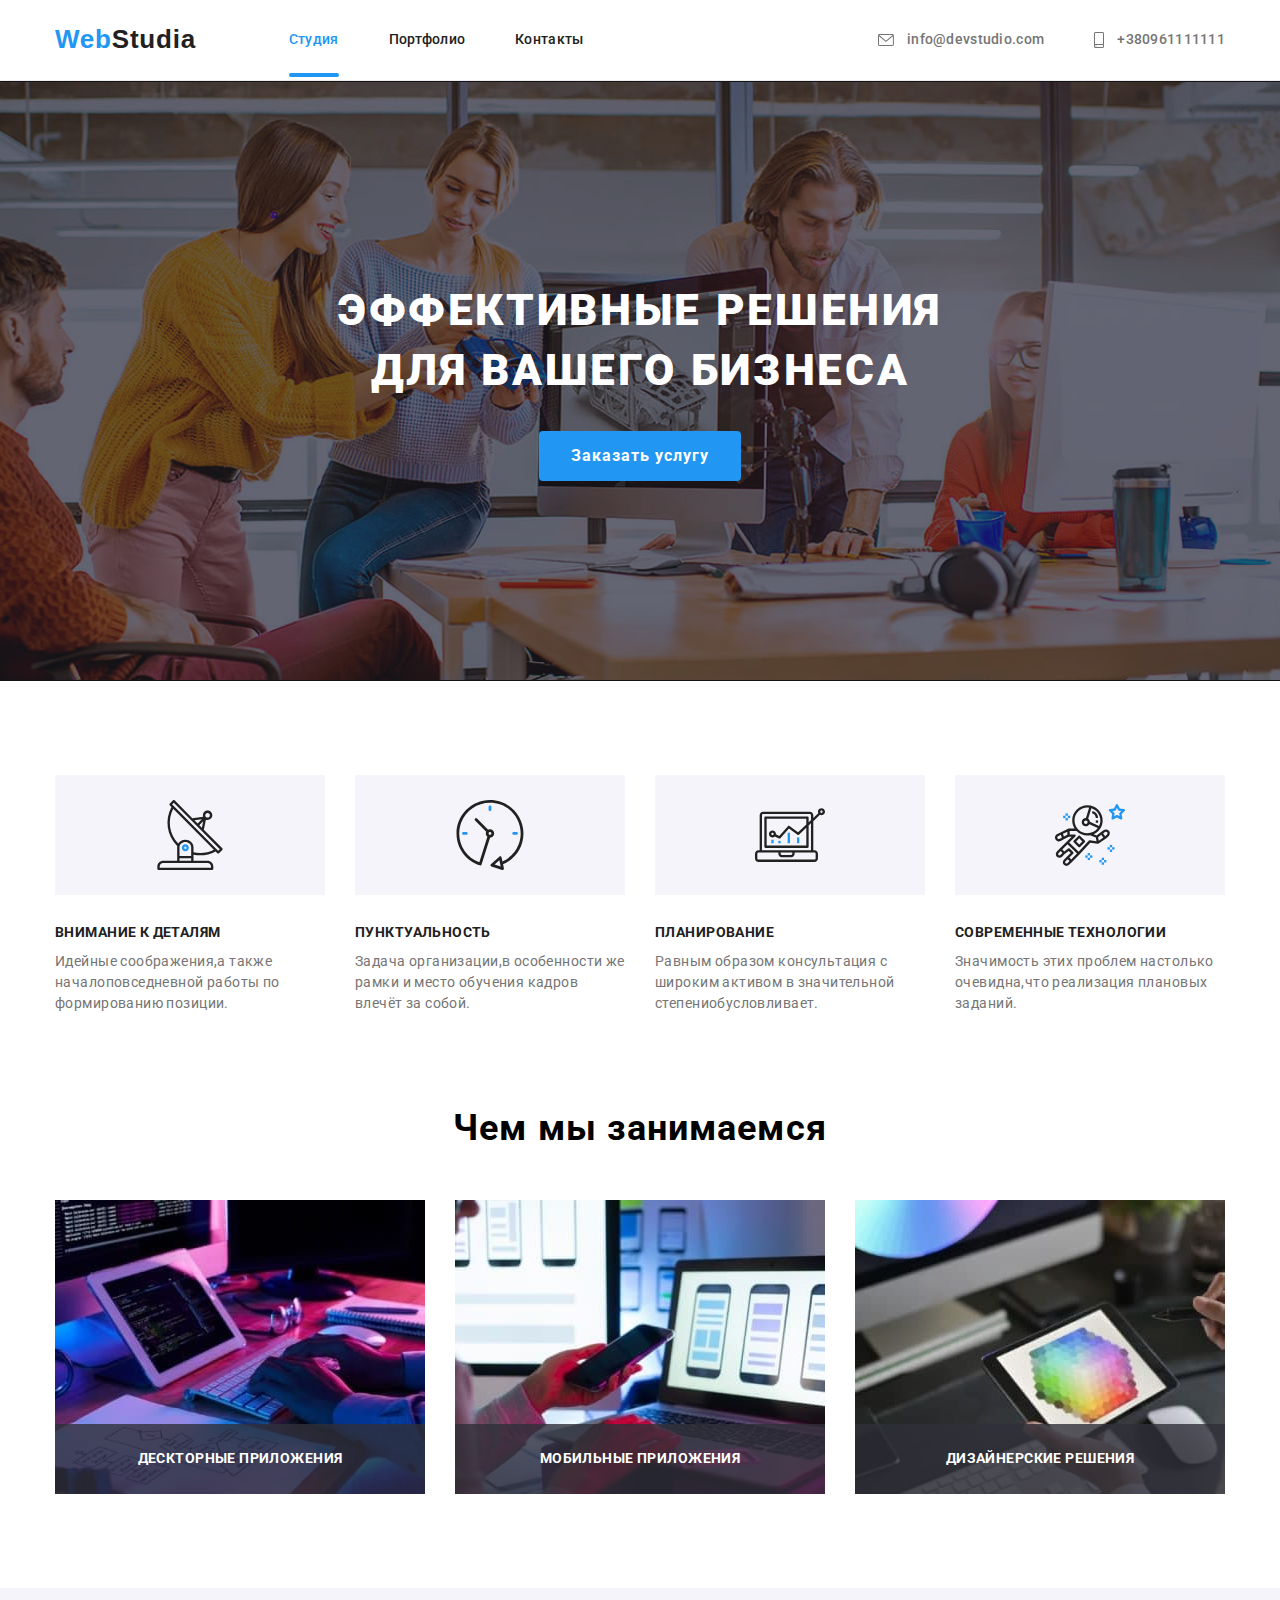
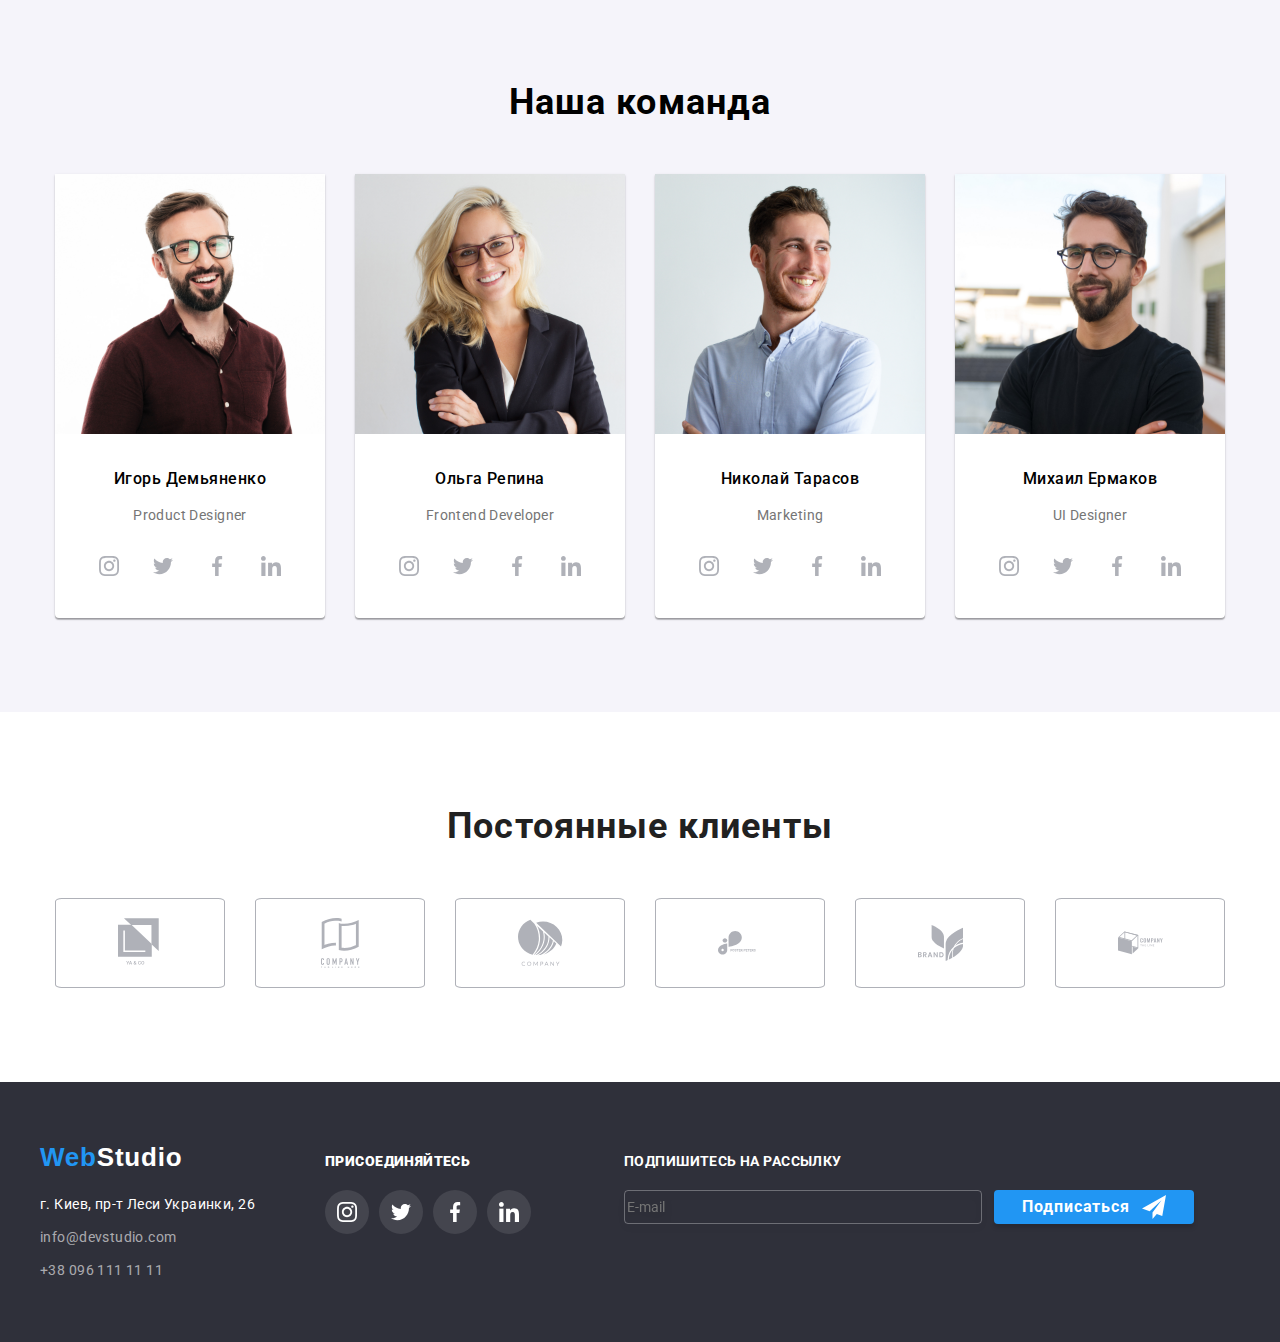
<file: index.html>
<!DOCTYPE html>
<html lang="ru">

<head>
    <meta charset="UTF-8"/>
    <meta http-equiv="X-UA-Compatible" content="IE=Edge"/> <!--адаптация под IE и Edje-->
    <meta name="goit-markup-hw-02/" content="первое ДЗ"/>
    <title>Homework-2</title>
    <link rel="preconnect" href="https://fonts.gstatic.com"/>
    <link href="https://fonts.googleapis.com/css2?family=Roboto:wght@400;500;700;900&display=swap" rel="stylesheet"/>
    <link rel="stylesheet" href="https://cdnjs.cloudflare.com/ajax/libs/modern-normalize/0.2.0/modern-normalize.min.css"/>
    <link rel="stylesheet" href="./css/styles.css"/>

        <!-- Нормализация стилей в браузере или сброс стилей-->
        <!-- Сначала нормализатор -->
        <link
          rel="stylesheet"
          href="https://cdnjs.cloudflare.com/ajax/libs/modern-normalize/1.0.0/modern-normalize.min.css"
        />
        <!-- Потом ваши стили -->
        <link rel="stylesheet" href="./css/styles.css" />
   
</head>

<body>
    <header class="bg-color-header header">
        <div class="container ">
        
        <nav class="up-menue-style">
            <a class="logo-link logo-style logo" href="./"><span class="logocolor">Web</span>Studia</a>
            <ul class="list site-nav">
                <li class="li-header">
                    <a class="current link header-link" href="./index.html">Студия</a>
                </li>
                <li class="li-header">
                    <a class="link" href="./portfolio.html">Портфолио</a>
                </li>
                <li >
                    <a class="link" href="contacs.html">Контакты</a>
                </li>
            </ul>
        </nav>
        <ul class="list up-phone-email-style nav-contacts">
            <li class="li-header">  
                <a class="link" href="mailto:info@devstudio.com">
                    <svg class="icon header-icon-link" width="16px" height="12px">
                        <use href="./images/icons/header-icons.svg#icon-envelope"></use>
                    </svg>
                    info@devstudio.com</a> 
            </li>
            <li>
                <a class="link" href="tel:+380961111111">
                    <svg class="icon header-icon-link" width="10px" height="16px">
                        <use href="./images/icons/header-icons.svg#icon-smartphone"></use>
                    </svg>
                    +380961111111</a>
            </li>
        </ul>
        </div>
    </header>


    <!--Основа-->
    <main class="main-bg">
        
        <section class="bg-color-up "> <!--класс section не нужен-->
        <div class="container ">
            <!-- <img src="./images/index/bg-header-Img.png" alt=""> -->
            <h1 class="h1-style">ЭФФЕКТИВНЫЕ РЕШЕНИЯ ДЛЯ ВАШЕГО БИЗНЕСА</h1>
            <button class="button button-index" data-modal-open>Заказать услугу</button>
        </div>
        </section>
        <section class="section"> <!--Создаёт отдельную секцию (блок) из элементов внутри него-->
            <div class="container ">
                <h2 class="visually-hidden">Наши особенности</h2>
                <ul class="list index-list">
                    <li class="our-list our-margin icon-antenna">
                        <h3 class="h3-style">ВНИМАНИЕ К ДЕТАЛЯМ</h3>
                        <p class="p-style-up">Идейные соображения,а также началоповседневной работы по формированию позиции.</p>
                    </li>
                    <li class="our-list our-margin icon-clock">
                        <h3 class="h3-style">ПУНКТУАЛЬНОСТЬ</h3>
                        <p class="p-style-up">Задача организации,в особенности же рамки и место обучения кадров влечёт за собой.</p>
                    </li>
                    <li class="our-list our-margin icon-comp">
                        <h3 class="h3-style">ПЛАНИРОВАНИЕ</h3>
                        <p class="p-style-up">Равным образом консультация с широким активом в значительной степениобусловливает.</p>
                    </li>
                    <li class="our-list icon-astronaut">
                        <h3 class="h3-style">СОВРЕМЕННЫЕ ТЕХНОЛОГИИ</h3>
                        <p class="p-style-up">Значимость этих проблем настолько очевидна,что реализация плановых заданий.</p>
                    </li>
                </ul>
        </div>
        </section>

        <section class="section what-are-we-do">
            <div class="container ">
                    <h2 class="h2-style h2-style-what-we-do">Чем мы занимаемся</h2>
                <ul class="list list-work">
                    <li class="li relative">
                        <img class="list-what-img" src="./images/img-4.jpg" alt="набор кода на клавиатуре перед планшетом и монитором" width="370" />
                        <p class="what-p">дескторные приложения</p>
                    </li>
                    <li class="li relative">
                        <img class="list-what-img" src="./images/img-6.jpg" alt="настройка мобильного гаджета через ноутбук" width="370" />
                        <p class="what-p">мобильные приложения</p>
                    </li>
                    <li class="relative">
                        <img class="list-what-img" src="./images/img-5.jpg" alt="выбор цвета на экране планшета" width="370" />
                        <p class="what-p">дизайнерские решения</p>
                    </li>
                </ul>
            </div>
        </section>
        <section class="bg-color-team section">
            <div class="container ">
                <h2 class=" our-team-margin h2-style">Наша команда</h2>
                    <ul class="list list-team"> <!--Список в виде точки, <ol> - список с цифрами-->
                        <li class="block-style-index block-style-index-margin our-shadow">
                            <img src="./images/img-3.jpg" alt="Игорь Демьяненко Product Designer" width="270" /> <!--Ссылка на картинку, подпись и её размер-->
                        <div>
                            <h3 class="h2-style-team">Игорь Демьяненко</h3>
                            <p class="p-style">Product Designer</p>
                            <!-- ul.list.social-icons>(li.social-icons-item>a.social-icons-link>svg.icon>use[href="./images/icons/header-icons.svg#icon-"])*4  Формула раскрытия ul-->
                            <ul class="list social-icons">
                                <li class="social-icons-item social-icons-item-margin">
                                    <a href="" class="social-icons-link" target="_blank" rel="noopener noreferral">
                                        <svg class="icon">
                                            <use href="./images/icons/header-icons.svg#icon-instagram-2"></use>
                                        </svg>
                                    </a>
                                </li>
                                <li class="social-icons-item social-icons-item-margin">
                                    <a href="" class="social-icons-link" target="_blank" rel="noopener noreferral">
                                        <svg class="icon">
                                            <use href="./images/icons/header-icons.svg#icon-twitter-1"></use>
                                        </svg>
                                    </a>
                                </li>
                                <li class="social-icons-item social-icons-item-margin">
                                    <a href="" class="social-icons-link" target="_blank" rel="noopener noreferral">
                                        <svg class="icon">
                                            <use href="./images/icons/header-icons.svg#icon-facebook-1"></use>
                                        </svg>
                                    </a>
                                </li>
                                <li class="social-icons-item">
                                    <a href="" class="social-icons-link" target="_blank" rel="noopener noreferral">
                                        <svg class="icon">
                                            <use href="./images/icons/header-icons.svg#icon-linkedin-1"></use>
                                        </svg>
                                    </a>
                                </li>
                            </ul>
                        </div>
                        </li>
                        <li class="block-style-index block-style-index-margin our-shadow">
                            <img src="./images/img-2.jpg" alt="Ольга Репина Frontend Developer" width="270" />
                        <div>
                            <h3 class="h2-style-team">Ольга Репина</h3>
                            <p class="p-style">Frontend Developer</p>
                            <ul class="list social-icons">
                                <li class="social-icons-item social-icons-item-margin">
                                    <a href="" class="social-icons-link" target="_blank" rel="noopener noreferral">
                                        <svg class="icon">
                                            <use href="./images/icons/header-icons.svg#icon-instagram-2"></use>
                                        </svg>
                                    </a>
                                </li>
                                <li class="social-icons-item social-icons-item-margin">
                                    <a href="" class="social-icons-link" target="_blank" rel="noopener noreferral">
                                        <svg class="icon">
                                            <use href="./images/icons/header-icons.svg#icon-twitter-1"></use>
                                        </svg>
                                    </a>
                                </li>
                                <li class="social-icons-item social-icons-item-margin">
                                    <a href="" class="social-icons-link" target="_blank" rel="noopener noreferral">
                                        <svg class="icon">
                                            <use href="./images/icons/header-icons.svg#icon-facebook-1"></use>
                                        </svg>
                                    </a>
                                </li>
                                <li class="social-icons-item">
                                    <a href="" class="social-icons-link" target="_blank" rel="noopener noreferral">
                                        <svg class="icon">
                                            <use href="./images/icons/header-icons.svg#icon-linkedin-1"></use>
                                        </svg>
                                    </a>
                                </li>
                            </ul>
                        </div>
                        </li>
                        <li class="block-style-index block-style-index-margin our-shadow">
                            <img src="./images/img-1.jpg" alt="Николай Тарасов Marketing" width="270" />
                        <div>
                            <h3 class="h2-style-team">Николай Тарасов</h3>
                            <p class="p-style">Marketing</p>
                            <ul class="list social-icons">
                                <li class="social-icons-item social-icons-item-margin">
                                    <a href="" class="social-icons-link" target="_blank" rel="noopener noreferral">
                                        <svg class="icon">
                                            <use href="./images/icons/header-icons.svg#icon-instagram-2"></use>
                                        </svg>
                                    </a>
                                </li>
                                <li class="social-icons-item social-icons-item-margin">
                                    <a href="" class="social-icons-link" target="_blank" rel="noopener noreferral">
                                        <svg class="icon">
                                            <use href="./images/icons/header-icons.svg#icon-twitter-1"></use>
                                        </svg>
                                    </a>
                                </li>
                                <li class="social-icons-item social-icons-item-margin">
                                    <a href="" class="social-icons-link" target="_blank" rel="noopener noreferral">
                                        <svg class="icon">
                                            <use href="./images/icons/header-icons.svg#icon-facebook-1"></use>
                                        </svg>
                                    </a>
                                </li>
                                <li class="social-icons-item">
                                    <a href="" class="social-icons-link" target="_blank" rel="noopener noreferral">
                                        <svg class="icon">
                                            <use href="./images/icons/header-icons.svg#icon-linkedin-1"></use>
                                        </svg>
                                    </a>
                                </li>
                            </ul>
                        </div>
                        </li>
                        <li class="block-style-index our-shadow">
                            <img src="./images/img.jpg" alt="Михаил Ермаков UI Designer" width="270" />
                        <div>
                            <h3 class="h2-style-team">Михаил Ермаков</h3>
                            <p class="p-style">UI Designer</p>
                            <ul class="list social-icons">
                                <li class="social-icons-item social-icons-item-margin">
                                    <a href="" class="social-icons-link" target="_blank" rel="noopener noreferral">
                                        <svg class="icon">
                                            <use href="./images/icons/header-icons.svg#icon-instagram-2"></use>
                                        </svg>
                                    </a>
                                </li>
                                <li class="social-icons-item social-icons-item-margin">
                                    <a href="" class="social-icons-link" target="_blank" rel="noopener noreferral">
                                        <svg class="icon">
                                            <use href="./images/icons/header-icons.svg#icon-twitter-1"></use>
                                        </svg>
                                    </a>
                                </li>
                                <li class="social-icons-item social-icons-item-margin">
                                    <a href="" class="social-icons-link" target="_blank" rel="noopener noreferral">
                                        <svg class="icon">
                                            <use href="./images/icons/header-icons.svg#icon-facebook-1"></use>
                                        </svg>
                                    </a>
                                </li>
                                <li class="social-icons-item">
                                    <a href="" class="social-icons-link" target="_blank" rel="noopener noreferral">
                                        <svg class="icon">
                                            <use href="./images/icons/header-icons.svg#icon-linkedin-1"></use>
                                        </svg>
                                    </a>
                                </li>
                            </ul>
                        </div>
                        </li>
                    </ul>
            </div>
        </section>
        <!-- </div> -->

    <section class="section-client">
        <div class="container">
            <h2 class="h2-style-client">Постоянные клиенты</h2>
            <!-- ul.list.social-icons>(li.social-icons-item>a.social-icons-link>svg.icon>use[href="./images/icons/header-icons.svg#icon-"])*4  Формула раскрытия ul-->
            <ul class="list icons-client">
                <li class="icon-client-ya icon-client-ya-margin">
                    <a href="" class="link link-client" target="_blank" rel="noopener noreferral">
                        <svg class="icon" width="45px" height="50px">
                            <use href="./images/icons/header-icons.svg#icon-logo-1"></use>
                        </svg>
                    </a>
                </li>
                <li class="icon-client-ya icon-client-ya-margin">
                    <a href="" class="link link-client" target="_blank" rel="noopener noreferral">
                        <svg class="icon" width="45px" height="50px">
                            <use href="./images/icons/header-icons.svg#icon-logo-2"></use>
                        </svg>
                    </a>
                </li>
                <li class="icon-client-ya icon-client-ya-margin">
                    <a href="" class="link link-client" target="_blank" rel="noopener noreferral">
                        <svg class="icon" width="45px" height="50px">
                            <use href="./images/icons/header-icons.svg#icon-logo-3"></use>
                        </svg>
                    </a>
                </li>
                <li class="icon-client-ya icon-client-ya-margin">
                    <a href="" class="link link-client" target="_blank" rel="noopener noreferral">
                        <svg class="icon" width="45px" height="50px">
                            <use href="./images/icons/header-icons.svg#icon-logo-4"></use>
                        </svg>
                    </a>
                </li>
                <li class="icon-client-ya icon-client-ya-margin">
                    <a href="" class="link link-client" target="_blank" rel="noopener noreferral">
                        <svg class="icon" width="45px" height="50px">
                            <use href="./images/icons/header-icons.svg#icon-logo-5"></use>
                        </svg>
                    </a>
                </li>
                <li class="icon-client-ya">
                    <a href="" class="link link-client" target="_blank" rel="noopener noreferral">
                        <svg class="icon" width="45px" height="50px">
                            <use href="./images/icons/header-icons.svg#icon-Object"></use>
                        </svg>
                    </a>
                </li>
            </ul>    
        </div>
    </section>

    </main>






    <footer class="footer-text-color bg-color-footer">
        <div class="container secondary">
            <div class="footer-address">
                <a class="logo-link logo-style logo-margin" href="./"><span class="logocolor">Web</span>Studio</a> <!--ссылка на главную страницу "./" обозначает корневую папку и отправляет на главную страницу-->
                <address class="down-menue-address-style"><!--адрес-->
                    <ul class="list ">
                        <li class="li-footer-first">
                            <a class="link link-map" href="https://goo.gl/maps/oVkc9rPg9sfFg3QS6" target="_blank" 
                            rel="noopener norefener">г. Киев, пр-т Леси Украинки, 26 <!--адрес--></a>
                        </li>
                        <li class="li-footer-second">
                            <a class="link down-menue-contact-style" href="mailto:info@devstudio.com">info@devstudio.com</a> <!--Активный имэйл-->
                        </li>
                        <li>
                            <a class="link down-menue-contact-style" href="tel:+380961111111">+38 096 111 11 11</a> <!--Активный телефон-->
                        </li>
                    </ul>

                </address>
            </div>
            <div class="footer-soc">
                <h3 class="footer-h3-come">присоединяйтесь</h3>
                <ul class="list social-icons">
                    <li class="social-icons-item social-icons-item-margin">
                        <a href="" class="social-icons-link" target="_blank" rel="noopener noreferral">
                            <svg class="icon">
                                <use href="./images/icons/header-icons.svg#icon-instagram-2"></use>
                            </svg>
                        </a>
                    </li>
                    <li class="social-icons-item social-icons-item-margin">
                        <a href="" class="social-icons-link" target="_blank" rel="noopener noreferral">
                            <svg class="icon">
                                <use href="./images/icons/header-icons.svg#icon-twitter-1"></use>
                            </svg>
                        </a>
                    </li>
                    <li class="social-icons-item social-icons-item-margin">
                        <a href="" class="social-icons-link" target="_blank" rel="noopener noreferral">
                            <svg class="icon">
                                <use href="./images/icons/header-icons.svg#icon-facebook-1"></use>
                            </svg>
                        </a>
                    </li>
                    <li class="social-icons-item">
                        <a href="" class="social-icons-link" target="_blank" rel="noopener noreferral">
                            <svg class="icon">
                                <use href="./images/icons/header-icons.svg#icon-linkedin-1"></use>
                            </svg>
                        </a>
                    </li>
                </ul>
            </div>
            <div class="footer-message">
                <h2>Подпишитесь на рассылку</h2>
                <!-- <div class="subscribe"> -->
                    <form class="form-footer">
                        <input class="input-footer" type="text" name="name-user" id="name-user" placeholder="E-mail" />
                        <button class="button-footer" type="submit">
                                <span class="button-title">Подписаться</span>
                                <svg class="icon-send">
                                    <use href="./images/icons/header-icons.svg#icon-footer-send"></use>
                                </svg>    
                        </button>
                    </form>
                    
                <!-- </div> -->
            </div>
        </div>

    </footer>

    <div class="backdrop is-hidden" data-modal>
        <div class="modal">
            <button class="modal-bottom" data-modal-close>
                <svg class="icon">
                    <use href="./images/icons/header-icons.svg#icon-x-close"></use></svg>
            </button>
            <form class="form js-modal-form">
                <h3>Оставьте свои данные, мы вам перезвоним</h3>

                <div class="form-field">
                    <label for="name">Имя</label>
                    <div class="style-field">
                        <input type="text" name="name" id="name" />
                        <svg class="form-svg" width="18" height="18">
                            <use href="./images/icons/header-icons.svg#icon-user-form"></use></svg>
                    </div>
                </div>

                <div class="form-field">
                    <label for="tel">Телефон</label>
                    <div class="style-field">
                         <input type="tel" name="tel" id="tel" />
                        <svg class="form-svg" width="18" height="18">
                            <use href="./images/icons/header-icons.svg#icon-phone-form"></use></svg>
                    </div>
                </div>

                <div class="form-field">
                    <label for="email">Почта</label>
                    <div class="style-field">
                        <input type="email" name="email" id="email" />
                        <svg class="form-svg" width="18" height="18">
                            <use href="./images/icons/header-icons.svg#icon-mail-form"></use></svg>
                    </div>
                </div>

                <div class="form-field">
                    <label for="comment">Комментарий</label>
                    <textarea class="form-comment" name="comment" id="comment" rows="10" placeholder="Введите текст"></textarea>
                </div>
                                    
                <div class="form-option">
                    <label class="label" for="agreement">
                        <input class="checkbox" type="checkbox" name="agreement" value="agreement" id="agreement" />
                        <span class="icon-checkbox"></span>
                        <span>Соглашаюсь с рассылкой и принимаю <a class="form-link" href="" target="_blank" rel="noreferrer noopener">Условия договора</a></span>
                    </label>
                </div>
                <div class="form-button">
                    <button class="button-send" type="submit"><span class="title-send">Отправить</span></button>
                </div>
            </form>
        </div>
    </div>

    <script src="./js/modal.js"></script>
</body>

</html>
</file>
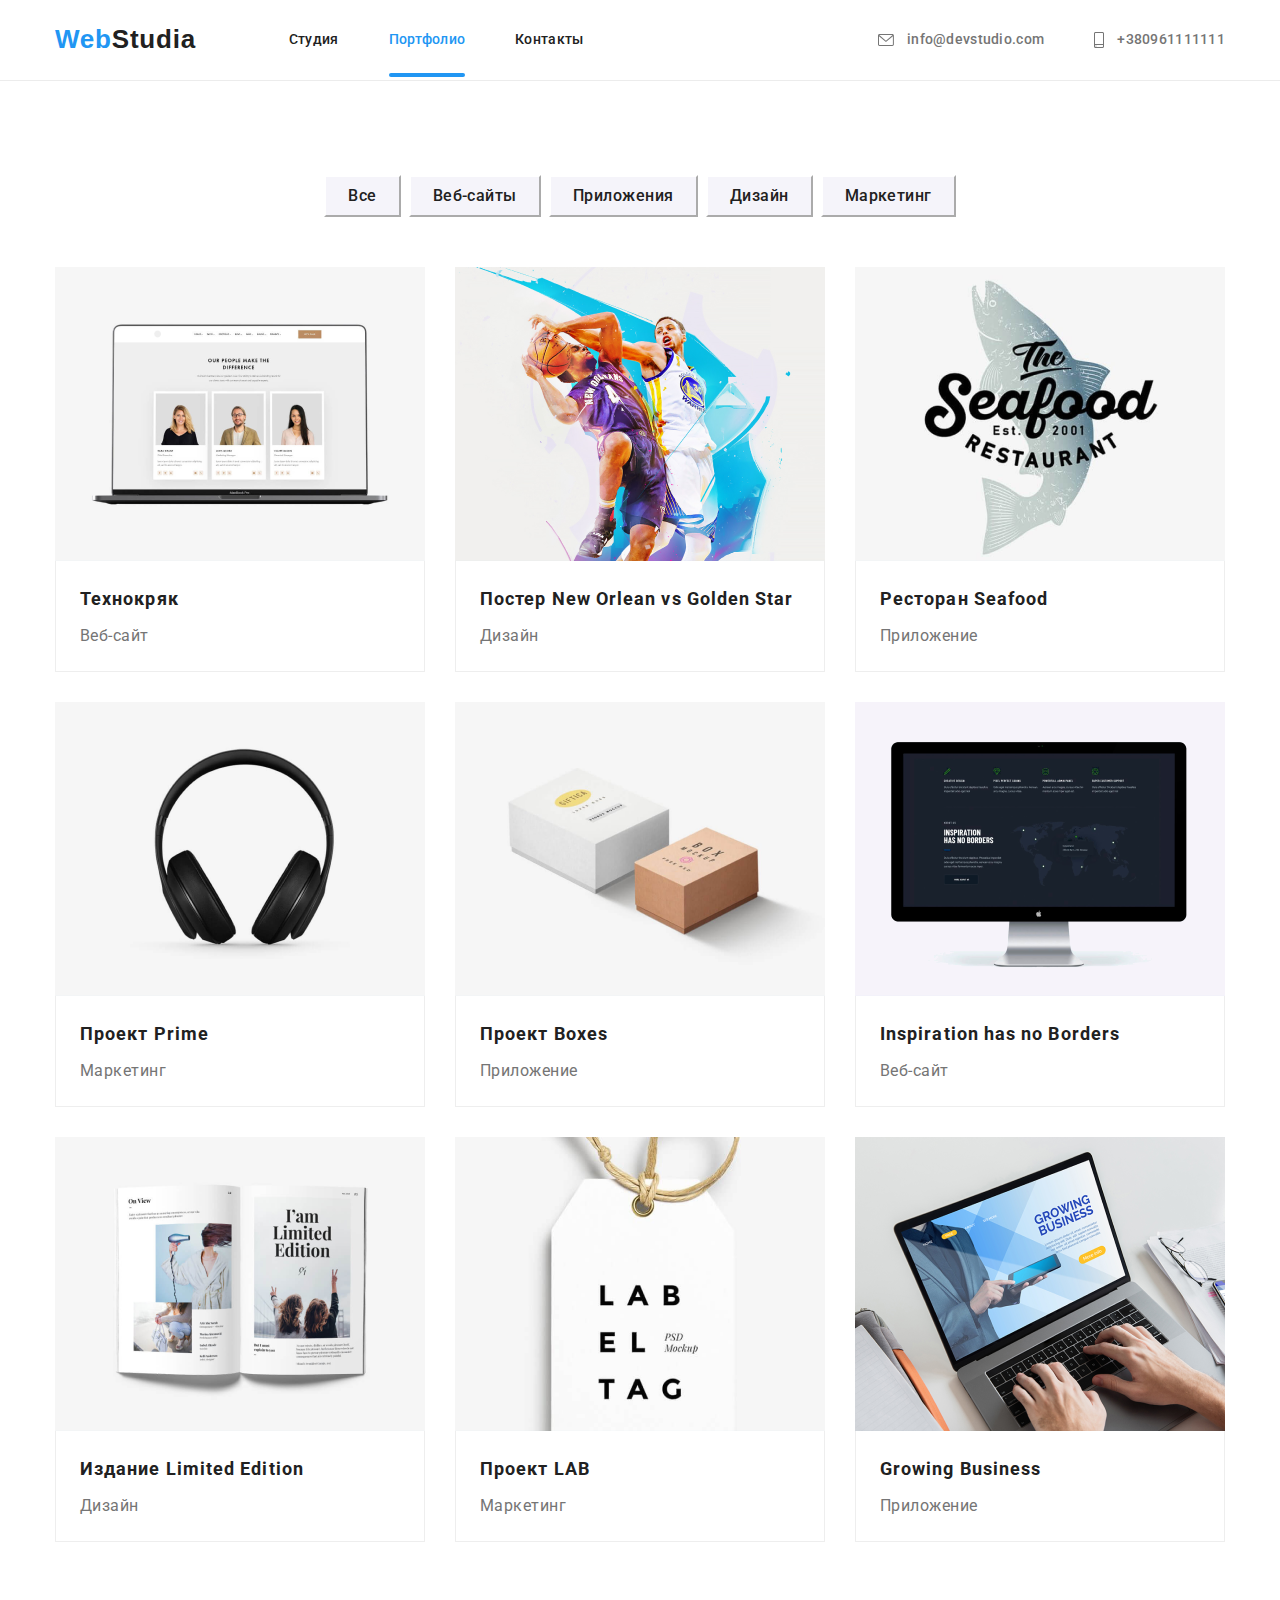
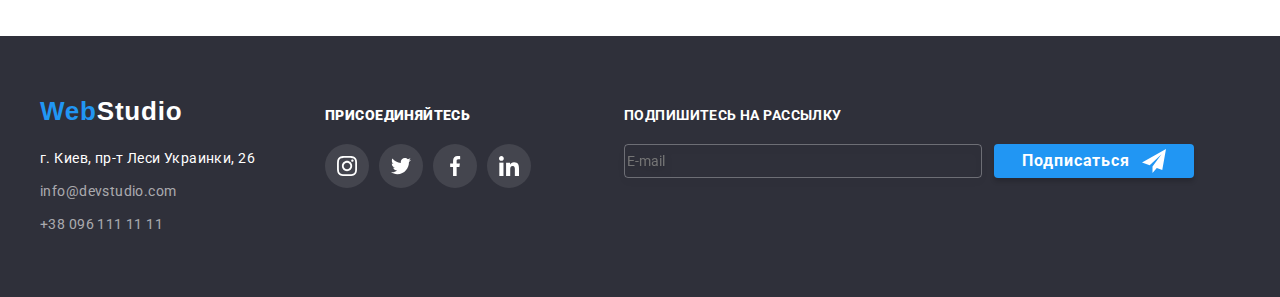
<file: portfolio.html>
<!DOCTYPE html>
<html lang="ru">

<head>
    
    <meta charset="UTF-8"/>
    <meta http-equiv="X-UA-Compatible" content="IE=Edge"/> <!--адаптация под IE и Edje-->
    <meta name="goit-markup-hw-02/" content="первое ДЗ"/>
    <title>Homework-2</title>
    <link rel="preconnect" href="https://fonts.gstatic.com"/>
    <link href="https://fonts.googleapis.com/css2?family=Roboto:wght@400;500;700;900&display=swap" rel="stylesheet"/>
    <link rel="stylesheet" href="https://cdnjs.cloudflare.com/ajax/libs/modern-normalize/0.2.0/modern-normalize.min.css"/>
    <link rel="stylesheet" href="./css/styles.css"/>

    <!-- Нормализация стилей в браузере или сброс стилей-->
        <!-- Сначала нормализатор -->
        <link
          rel="stylesheet"
          href="https://cdnjs.cloudflare.com/ajax/libs/modern-normalize/1.0.0/modern-normalize.min.css"
        />
        <!-- Потом ваши стили -->
        <link rel="stylesheet" href="./css/styles.css" />
    
</head>
<body>
    <header class="bg-color-header header">
        <div class="container ">
        
        <nav class="up-menue-style">
            <a class="logo-link logo-style logo" href="./"><span class="logocolor">Web</span>Studia</a>
            <ul class="list site-nav">
                <li class="li-header">
                    <a class="link" href="./index.html">Студия</a>
                </li>
                <li class="li-header">
                    <a class="current link" href="./portfolio.html">Портфолио</a>
                </li>
                <li >
                    <a class="link" href="contacs.html">Контакты</a>
                </li>
            </ul>
        </nav>
        <ul class="list up-phone-email-style nav-contacts">
            <li class="li-header">  
                <a class="link" href="mailto:info@devstudio.com">
                    <svg class="icon header-icon-link" width="16px" height="12px">
                        <use href="./images/icons/header-icons.svg#icon-envelope"></use>
                    </svg>
                    info@devstudio.com</a> 
            </li>
            <li>
                <a class="link" href="tel:+380961111111">
                    <svg class="icon header-icon-link" width="10px" height="16px">
                        <use href="./images/icons/header-icons.svg#icon-smartphone"></use>
                    </svg>
                    +380961111111</a>
            </li>
        </ul>
        </div>
    </header>

    <main class="main-bg-portfolio"> 
    <section  class="section">
        <div class="container "> 
            <h1 class="visually-hidden">Наше порфолио</h1>
            <ul class="list port-menu">
                <li class="port-menu-button-margin"><button type="button" class="portfolio-buttom link secondary">Все</button></li>
                <li class="port-menu-button-margin"><button type="button" class="portfolio-buttom link secondary">Веб-сайты</button></li>
                <li class="port-menu-button-margin"><button type="button" class="portfolio-buttom link secondary">Приложения</button ></li>
                <li class="port-menu-button-margin"><button type="button" class="portfolio-buttom link secondary">Дизайн</button ></li>
                <li><button type="button" class="portfolio-buttom link secondary">Маркетинг</button ></li>
            </ul>
            <h2 class="visually-hidden">Наши работы</h2>
            <ul class="list list-margin"> <!--<ul> - Список в виде точки, <ol> - список с цифрами-->
                <!-- li>a>(img+div>(p+p)) -->
                <li class="list-item-portfolio">
                    <a class="link" href="">
                        <div class="overlay-port">
                        <img src="./images/portfolio/img.jpg" alt="Технокряк Веб-сайт" width="100%"/> <!--Ссылка на картинку, подпись и её размер-->
                            <div class="bg-port-flip">
                        <p class="list-portfolio-p">Технокряк это современная площадка распространения коронавируса. Компании используют эту платформу для цифрового шпионажа и атак на защищённые сервера конкурентов. </p>
                        </div>
                    </div>
                        <div class="list-text-portfolio">
                        <h3 class="portfolio-h3-style">Технокряк</h3>
                        <p class="portfolio-p-style">Веб-сайт</p>
                        </div>
                    </a>
                </li>
                <li class="list-item-portfolio">
                    <a class="link" href="">
                        <div class="overlay-port">
                    <img src="./images/portfolio/img-1.jpg" alt="Постер New Orlean vs Golden Star Дизайн" />
                    <div class="bg-port-flip">
                    <p class="list-portfolio-p">Технокряк это современная площадка распространения коронавируса. Компании используют эту платформу для цифрового шпионажа и атак на защищённые сервера конкурентов.</p>
                </div>    
                </div>
                    <div class="list-text-portfolio">
                    <h3 class="portfolio-h3-style">Постер New Orlean vs Golden Star</h3>
                    <p class="portfolio-p-style">Дизайн</p>
                    </div>
                    </a>
                </li>
                <li class="list-item-portfolio">
                    <a class="link" href="">
                        <div class="overlay-port">
                    <img src="./images/portfolio/img-2.jpg" alt="Ресторан Seafood Приложение"/>
                    <div class="bg-port-flip">
                        <p class="list-portfolio-p">Технокряк это современная площадка распространения коронавируса. Компании используют эту платформу для цифрового шпионажа и атак на защищённые сервера конкурентов.</p>
                    </div>
                    </div>
                        <div class="list-text-portfolio">
                    <h3 class="portfolio-h3-style">Ресторан Seafood</h3>
                    <p class="portfolio-p-style">Приложение</p>
                    </div>
                    </a>
                </li>
                <li class="list-item-portfolio">
                    <a class="link" href="">
                        <div class="overlay-port">
                    <img src="./images/portfolio/img-3.jpg" alt="Технокряк Веб-сайт" /> <!--Ссылка на картинку, подпись и её размер-->
                    <div class="bg-port-flip">
                        <p class="list-portfolio-p">Технокряк это современная площадка распространения коронавируса. Компании используют эту платформу для цифрового шпионажа и атак на защищённые сервера конкурентов.</p>
                    </div>
                    </div>
                        <div class="list-text-portfolio">
                    <h3 class="portfolio-h3-style">Проект Prime</h3>
                    <p class="portfolio-p-style">Маркетинг</p>
                    </div>
                    </a>
                </li>
                <li class="list-item-portfolio">
                    <a class="link" href="">
                        <div class="overlay-port">
                    <img src="./images/portfolio/img-4.jpg" alt="Постер New Orlean vs Golden Star Дизайн" />
                    <div class="bg-port-flip">
                        <p class="list-portfolio-p">Технокряк это современная площадка распространения коронавируса. Компании используют эту платформу для цифрового шпионажа и атак на защищённые сервера конкурентов.</p>
                    </div>
                    </div>
                        <div class="list-text-portfolio">
                    <h3 class="portfolio-h3-style">Проект Boxes</h3>
                    <p class="portfolio-p-style">Приложение</p>
                    </div>
                    </a>
                </li>
                <li class="list-item-portfolio">
                    <a class="link" href="">
                        <div class="overlay-port">
                    <img src="./images/portfolio/img-5.jpg" alt="Ресторан Seafood Приложение" />
                    <div class="bg-port-flip">
                        <p class="list-portfolio-p">Технокряк это современная площадка распространения коронавируса. Компании используют эту платформу для цифрового шпионажа и атак на защищённые сервера конкурентов.</p>
                    </div>
                    </div>
                        <div class="list-text-portfolio">
                    <h3 class="portfolio-h3-style">Inspiration has no Borders</h3>
                    <p class="portfolio-p-style">Веб-сайт</p>
                    </div>
                    </a>
                </li>
                <li class="list-item-portfolio">
                    <a class="link" href="">
                        <div class="overlay-port">
                    <img src="./images/portfolio/img-6.jpg" alt="Технокряк Веб-сайт"/> <!--Ссылка на картинку, подпись и её размер-->
                    <div class="bg-port-flip">
                        <p class="list-portfolio-p">Технокряк это современная площадка распространения коронавируса. Компании используют эту платформу для цифрового шпионажа и атак на защищённые сервера конкурентов.</p>
                    </div>
                    </div>
                        <div class="list-text-portfolio">
                    <h3 class="portfolio-h3-style">Издание Limited Edition</h3>
                    <p class="portfolio-p-style">Дизайн</p>
                    </div>
                    </a>
                </li>
                <li class="list-item-portfolio">
                    <a class="link" href="">
                        <div class="overlay-port">
                    <img src="./images/portfolio/img-7.jpg" alt="Постер New Orlean vs Golden Star Дизайн" />
                    <div class="bg-port-flip">
                        <p class="list-portfolio-p">Технокряк это современная площадка распространения коронавируса. Компании используют эту платформу для цифрового шпионажа и атак на защищённые сервера конкурентов.</p>
                    </div>
                    </div>
                    <div class="list-text-portfolio">
                    <h3 class="portfolio-h3-style">Проект LAB</h3>
                    <p class="portfolio-p-style">Маркетинг</p>
                    </div>
                    </a>
                </li>
                <li class="list-item-portfolio">
                    <a class="link" href="">
                        <div class="overlay-port">
                    <img src="./images/portfolio/img-8.jpg" alt="Ресторан Seafood Приложение"/>
                    <div class="bg-port-flip">
                        <p class="list-portfolio-p">Технокряк это современная площадка распространения коронавируса. Компании используют эту платформу для цифрового шпионажа и атак на защищённые сервера конкурентов.</p>
                    </div>
                    </div>
                    <div class="list-text-portfolio">
                    <h3 class="portfolio-h3-style">Growing Business</h3>
                    <p class="portfolio-p-style">Приложение</p>
                    </div>
                    </a>
                </li>
            </ul>    
        </div>
    </section>
    </main>

    <footer class="footer-text-color bg-color-footer">
        <div class="container secondary">
            <div class="footer-address">
                <a class="logo-link logo-style logo-margin" href="./"><span class="logocolor">Web</span>Studio</a> <!--ссылка на главную страницу "./" обозначает корневую папку и отправляет на главную страницу-->
                <address class="down-menue-address-style"><!--адрес-->
                    <ul class="list ">
                        <li class="li-footer-first">
                            <a class="link link-map" href="https://goo.gl/maps/oVkc9rPg9sfFg3QS6" target="_blank" 
                            rel="noopener norefener">г. Киев, пр-т Леси Украинки, 26 <!--адрес--></a>
                        </li>
                        <li class="li-footer-second">
                            <a class="link down-menue-contact-style" href="mailto:info@devstudio.com">info@devstudio.com</a> <!--Активный имэйл-->
                        </li>
                        <li>
                            <a class="link down-menue-contact-style" href="tel:+380961111111">+38 096 111 11 11</a> <!--Активный телефон-->
                        </li>
                    </ul>

                </address>
            </div>
            <div class="footer-soc">
                <h3 class="footer-h3-come">присоединяйтесь</h3>
                <ul class="list social-icons">
                    <li class="social-icons-item social-icons-item-margin">
                        <a href="" class="social-icons-link" target="_blank" rel="noopener noreferral">
                            <svg class="icon">
                                <use href="./images/icons/header-icons.svg#icon-instagram-2"></use>
                            </svg>
                        </a>
                    </li>
                    <li class="social-icons-item social-icons-item-margin">
                        <a href="" class="social-icons-link" target="_blank" rel="noopener noreferral">
                            <svg class="icon">
                                <use href="./images/icons/header-icons.svg#icon-twitter-1"></use>
                            </svg>
                        </a>
                    </li>
                    <li class="social-icons-item social-icons-item-margin">
                        <a href="" class="social-icons-link" target="_blank" rel="noopener noreferral">
                            <svg class="icon">
                                <use href="./images/icons/header-icons.svg#icon-facebook-1"></use>
                            </svg>
                        </a>
                    </li>
                    <li class="social-icons-item">
                        <a href="" class="social-icons-link" target="_blank" rel="noopener noreferral">
                            <svg class="icon">
                                <use href="./images/icons/header-icons.svg#icon-linkedin-1"></use>
                            </svg>
                        </a>
                    </li>
                </ul>
            </div>
            <div class="footer-message">
                <h2>Подпишитесь на рассылку</h2>
                <!-- <div class="subscribe"> -->
                    <form class="form-footer">
                        <input class="input-footer" type="text" name="name-user" id="name-user" placeholder="E-mail" />
                        <button class="button-footer" type="submit">
                                <span class="button-title">Подписаться</span>
                                <svg class="icon-send">
                                    <use href="./images/icons/header-icons.svg#icon-footer-send"></use>
                                </svg>    
                        </button>
                    </form>

                <!-- </div> -->
            </div>
        </div>

    </footer>
</body>

</html>
</file>
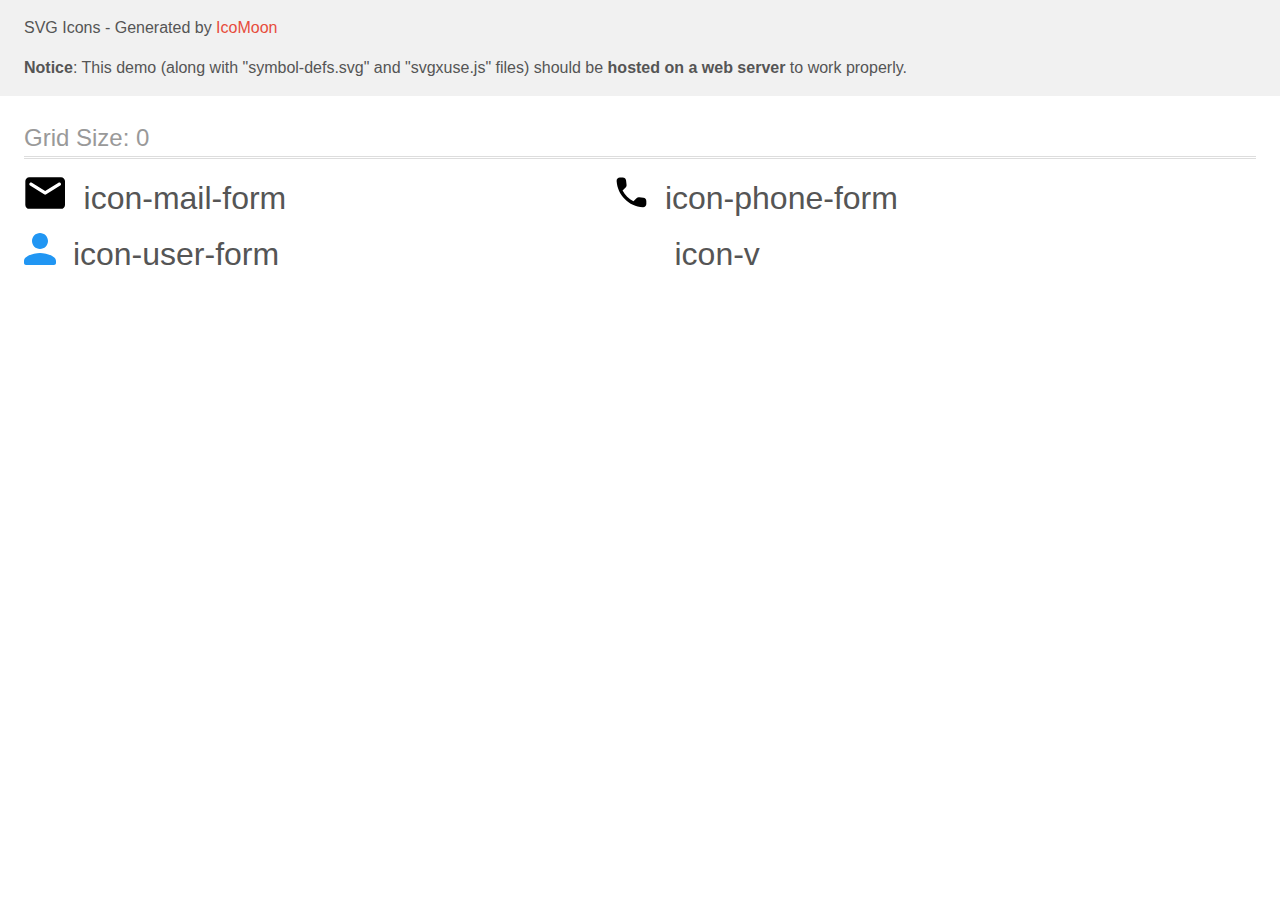
<file: images/icons/form/icomoon/demo-external-svg.html>
<!doctype html>
<html>
<head>
    <title>IcoMoon - SVG Icons</title>
    <meta charset="utf-8">
    <meta name="viewport" content="width=device-width, initial-scale=1">
    <link rel="stylesheet" href="demo-files/demo.css">
    <link rel="stylesheet" href="style.css">
</head>
<body>
<header class="bgc1 clearfix">
<div class="mhl">
    <p>SVG Icons - Generated by <a href="https://icomoon.io/app">IcoMoon</a></p><p><strong>Notice</strong>: This demo (along with "symbol-defs.svg" and "svgxuse.js" files) should be <b>hosted on a web server</b> to work properly.</p>
</div>
</header>
    <div class="clearfix mhl ptl">
        <h1 class="mvm mtn fgc1">Grid Size: 0</h1>
        <div class="glyph fs1">
            <div class="clearfix pbs">
                <svg class="icon- icon-mail-form"><use xlink:href="symbol-defs.svg#icon-mail-form"></use></svg><span class="name"> icon-mail-form</span>
            </div>
        </div>
        <div class="glyph fs1">
            <div class="clearfix pbs">
                <svg class="icon- icon-phone-form"><use xlink:href="symbol-defs.svg#icon-phone-form"></use></svg><span class="name"> icon-phone-form</span>
            </div>
        </div>
        <div class="glyph fs1">
            <div class="clearfix pbs">
                <svg class="icon- icon-user-form"><use xlink:href="symbol-defs.svg#icon-user-form"></use></svg><span class="name"> icon-user-form</span>
            </div>
        </div>
        <div class="glyph fs1">
            <div class="clearfix pbs">
                <svg class="icon- icon-v"><use xlink:href="symbol-defs.svg#icon-v"></use></svg><span class="name"> icon-v</span>
            </div>
        </div>
  </div>
<script defer src="svgxuse.js"></script>
</body>
</html>
</file>
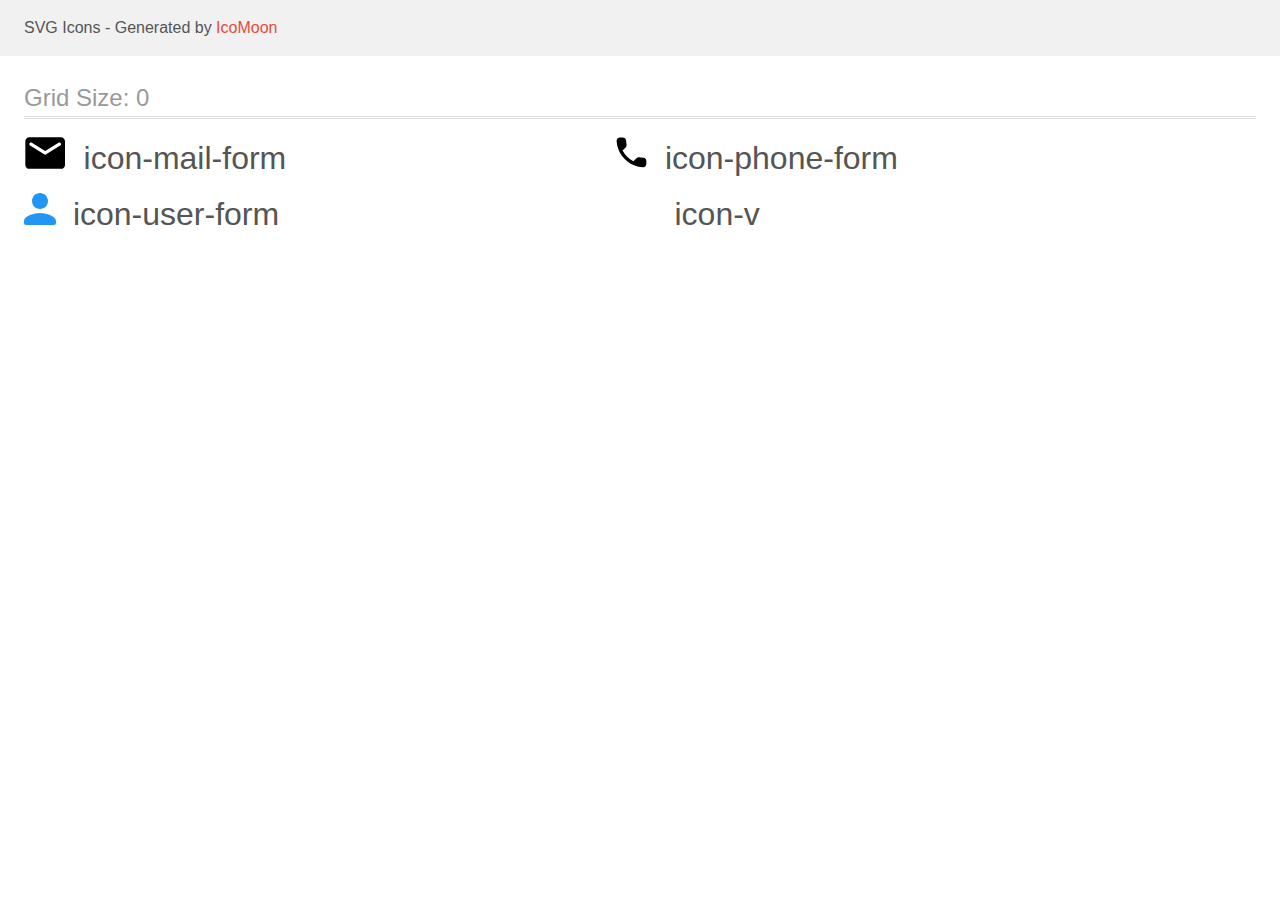
<file: images/icons/form/icomoon/demo.html>
<!doctype html>
<html>
<head>
    <title>IcoMoon - SVG Icons</title>
    <meta charset="utf-8">
    <meta name="viewport" content="width=device-width, initial-scale=1">
    <link rel="stylesheet" href="demo-files/demo.css">
    <link rel="stylesheet" href="style.css">
</head>
<body>
<svg aria-hidden="true" style="position: absolute; width: 0; height: 0; overflow: hidden;" version="1.1" xmlns="http://www.w3.org/2000/svg" xmlns:xlink="http://www.w3.org/1999/xlink">
<defs>
<symbol id="icon-mail-form" viewBox="0 0 43 32">
<path d="M37.333 0h-32c-2.2 0-3.98 1.8-3.98 4l-0.020 24c0 2.2 1.8 4 4 4h32c2.2 0 4-1.8 4-4v-24c0-2.2-1.8-4-4-4zM36.533 8.5l-14.14 8.84c-0.64 0.4-1.48 0.4-2.12 0l-14.14-8.84c-0.5-0.32-0.8-0.86-0.8-1.44 0-1.34 1.46-2.14 2.6-1.44l13.4 8.38 13.4-8.38c1.14-0.7 2.6 0.1 2.6 1.44 0 0.58-0.3 1.12-0.8 1.44z"></path>
</symbol>
<symbol id="icon-phone-form" viewBox="0 0 32 32">
<path d="M27.419 20.852l-4.201-0.48c-1.009-0.116-2.002 0.232-2.713 0.943l-3.044 3.044c-4.681-2.382-8.519-6.203-10.901-10.901l3.060-3.060c0.711-0.711 1.059-1.704 0.943-2.713l-0.48-4.168c-0.198-1.671-1.604-2.928-3.292-2.928h-2.862c-1.869 0-3.424 1.555-3.308 3.424 0.877 14.126 12.174 25.407 26.284 26.284 1.869 0.116 3.424-1.439 3.424-3.308v-2.862c0.016-1.671-1.241-3.077-2.911-3.275z"></path>
</symbol>
<symbol id="icon-user-form" viewBox="0 0 32 32">
<path fill="#2196f3" style="fill: var(--color1, #2196f3)" d="M16 16c4.42 0 8-3.58 8-8s-3.58-8-8-8c-4.42 0-8 3.58-8 8s3.58 8 8 8zM16 20c-5.34 0-16 2.68-16 8v2c0 1.1 0.9 2 2 2h28c1.1 0 2-0.9 2-2v-2c0-5.32-10.66-8-16-8z"></path>
</symbol>
<symbol id="icon-v" viewBox="0 0 42 32">
<path fill="#fff" style="fill: var(--color2, #fff); stroke: var(--color2, #fff)" stroke="#fff" stroke-linejoin="miter" stroke-linecap="butt" stroke-miterlimit="4" stroke-width="0.64" d="M6.263 15.205l-0.22-0.21-3.307 3.132 11.651 11.114 24.477-23.351-3.285-3.134-21.192 20.197-8.124-7.75z"></path>
</symbol>
</defs>
</svg>

<header class="bgc1 clearfix">
<div class="mhl">
    <p>SVG Icons - Generated by <a href="https://icomoon.io/app">IcoMoon</a></p>
</div>
</header>
    <div class="clearfix mhl ptl">
        <h1 class="mvm mtn fgc1">Grid Size: 0</h1>
        <div class="glyph fs1">
            <div class="clearfix pbs">
                <svg class="icon- icon-mail-form"><use xlink:href="#icon-mail-form"></use></svg><span class="name"> icon-mail-form</span>
            </div>
        </div>
        <div class="glyph fs1">
            <div class="clearfix pbs">
                <svg class="icon- icon-phone-form"><use xlink:href="#icon-phone-form"></use></svg><span class="name"> icon-phone-form</span>
            </div>
        </div>
        <div class="glyph fs1">
            <div class="clearfix pbs">
                <svg class="icon- icon-user-form"><use xlink:href="#icon-user-form"></use></svg><span class="name"> icon-user-form</span>
            </div>
        </div>
        <div class="glyph fs1">
            <div class="clearfix pbs">
                <svg class="icon- icon-v"><use xlink:href="#icon-v"></use></svg><span class="name"> icon-v</span>
            </div>
        </div>
  </div>
<script defer src="svgxuse.js"></script>
</body>
</html>
</file>
<file: css/styles.css>
/* предварительные стили и глобальные настройки*/
/* Шрифт Raleway */
@font-face {
  font-family: 'Raleway', sans-serif;
  font-style: normal;
  font-weight: 700;
  src: url('../fonts/raleway-v19-latin_cyrillic-ext_cyrillic/raleway-v19-latin_cyrillic-ext_cyrillic-700.eot'); /* IE9 Compat Modes */
  src: local(''),
       url('../fonts/raleway-v19-latin_cyrillic-ext_cyrillic/raleway-v19-latin_cyrillic-ext_cyrillic-700.eot?#iefix') format('embedded-opentype'), /* IE6-IE8 */
       url('../fonts/raleway-v19-latin_cyrillic-ext_cyrillic/raleway-v19-latin_cyrillic-ext_cyrillic-700.woff2') format('woff2'), /* Super Modern Browsers */
       url('../fonts/raleway-v19-latin_cyrillic-ext_cyrillic/raleway-v19-latin_cyrillic-ext_cyrillic-700.woff') format('woff'), /* Modern Browsers */
       url('../fonts/raleway-v19-latin_cyrillic-ext_cyrillic/raleway-v19-latin_cyrillic-ext_cyrillic-700.ttf') format('truetype'), /* Safari, Android, iOS */
       url('../fonts/raleway-v19-latin_cyrillic-ext_cyrillic/raleway-v19-latin_cyrillic-ext_cyrillic-700.svg#Raleway') format('svg'); /* Legacy iOS */
}

/* Класс скрывающий элементы */
.visually-hidden {
  position: absolute !important;
  clip: rect(1px 1px 1px 1px);
  clip: rect(1px, 1px, 1px, 1px);
  padding: 0 !important;
  border: 0 !important;
  height: 1px !important;
  width: 1px !important;
  overflow: hidden;
}

/* Заготовки глобальных настроек */
:root {
  --main-text-color-gray: #757575;
  --main-text-color-black: #212121;
  --main-text-color-master-black: #000000;
  --main-text-color-blue: #2196F3;
  --main-text-color-white: #FFFFFF;
  --bg-color-gray: #2f303a;
  --bg-header-line: #ECECEC;
  --border-color: #EEEEEE;
  --bg-color-team: #F5F4FA;
  --grid-item: 1;
  --icon-color-gray: #AFB1B8;
  --timing-function: cubic-bezier(0.4, 0, 0.2, 1);
}
/* font-family: 'Roboto', sans-serif; */

/* Цвет фона main */
.main-bg {
  background-color: var(--main-text-color-white);
}

.main-bg-portfolio {
  background-color: var(--main-text-color-white);
}

html {
  box-sizing: border-box;
}

*,
*::before,
*::after {
  box-sizing: inherit;
}

/* a.current {
  color: var(--main-text-color-blue);
} */




















/* ВЫРАВНИВАНИЕ */

/* Сброс стилей */
h1,
h2,
h3,
h4,
h5,
h6,
p,
ul
 {
  margin: 0;
}


.section {
  padding-top: 94px;
  padding-bottom: 94px;
  
}

/* Общий размер для всей страницы */
.container {
  margin-left: auto;
  margin-right: auto;
  width: 1200px;
  padding: 0px 15px;
}

/* Header position */
.header .container{
  display: flex;
  justify-content: space-between;
  align-items: center;
  padding-top: 24px;
  padding-bottom: 25px;
  /* border-bottom: 30;
  border-color: var(--main-text-color-gray); */
}

.header {
  border-bottom: 1px solid var(--bg-header-line);
/* или */
/* border-width: 1px;
border-style: solid;
border-color: var(--main-text-color-gray); */
}

/* Центровка контактов */
.up-menue-style,
.nav-contacts .list {
display: flex;
align-items: center;

}


.site-nav,
.nav-contacts
 {
  display: inline-flex;
  padding-left: 0;
}

/* отступ для логотипа */
.container .logo {
  margin-right: auto;
}

/* отступ для студии,портфолио и контактов */
.up-menue-style .site-nav {
  /* margin-right: 331px; */
  margin-left: 93px;
}

/* отступы внутри site-nav */
.site-nav .li-header,
.up-phone-email-style .li-header {
  margin-right: 50px;
}

/* расположение текста относительно картинок */
.nav-contacts li .icon,
.nav-contacts li .link
 {
  vertical-align: middle;
}

/* пвсстояние между картинкой и текстом */
.header-icon-link {
  fill: var(--main-text-color-gray);
  margin-right: 10px;
  /* padding: 10px; */
    /* Функция смены цвета */
    transition-property: fill;
    transition-duration: 250ms;
    transition-timing-function: cubic-bezier(0.4, 0, 0.2, 1);
    /* transition-delay: 0; */
}


.container .up-phone-email-style {
  fill: var(--main-text-color-gray);
  margin-left: auto;
}


/* Настройка расположения и размеров заголовка */
.container .h1-style {
  /* position: absolute; */
width: 696px;
/* height: 120px; */
margin: 0 auto;
text-align: center;
margin-bottom: 30px;
}

/* Настройка положения и размера кнопки */
.container .button {
  padding-right: 32px;
  padding-top: 10px;
  padding-bottom: 10px;
  padding-left: 32px;
  /* border-color: var(--main-text-color-blue); */
  margin: 0 auto;
}

/* .main-bg .bg-color-up .container{
  padding-top: 200px;
  padding-bottom: 200px;
} */

/* Положение Наших особенностей */
.container .index-list { 
  display: flex;
  justify-content: flex-end;
  align-items: center;
  padding-left: 0;
  /* padding-top: 32px;
  padding-bottom: 32px; */
  /* border-bottom: 30;
  border-color: var(--main-text-color-gray); */
}

/* Размер класа our-list и расстояния между ними */
.our-list {
  width: 270px;
  /* height: 101px; */
  
}

.index-list .our-margin{
  margin-right: 30px;
  /* padding-left: 0; */
}

/* промежуток между заголовком и подписью */
.our-list .h3-style{
  margin-bottom: 10px;
  margin-top: 0;
}

.container .h2-style-what-we-do {
  text-align: center;
  margin-bottom: 50px;
  margin-top: 0;
}

.what-are-we-do.section{
  padding-top: 0;
}

/* Положение Наших особенностей */
.list-work { 
  display: flex;
  justify-content: flex-end;
  align-items: center;
  /* padding-top: 32px;
  padding-bottom: 32px; */
  /* border-bottom: 30;
  border-color: var(--main-text-color-gray); */
}

/* Расстояние между блоками */
.list-work .li{
  margin-right: 30px;
}

/*.list-work .relative .list-what-img{
  position: relative;
  width: 370px;
  height: 294px;
  left: 0px;
  top: 0px;
} */
.list-work .relative{
  position: relative;
  /* width: 370px;
  height: 294px; */
  left: 0px;
  top: 0px;
}

.list-work .relative .what-p{
position: absolute;
bottom: 0;
font-weight: 700;
font-size: 14px;
line-height: 1.14;
text-align: center;
letter-spacing: 0.03em;
text-transform: uppercase;
padding-top: 27px;
padding-bottom: 27px;
color: var(--main-text-color-white);
background: rgba(47, 48, 58, 0.8);
width: 370px;
} 

/* превращаем картинку в блок */
.list-work li img{
  display: block;
}

/* Наша команда тени */
.container .list-team .our-shadow {
  box-shadow: 0px 1px 3px rgba(0, 0, 0, 0.12), 0px 1px 1px rgba(0, 0, 0, 0.14), 0px 2px 1px rgba(0, 0, 0, 0.2);
  /* border-radius: 0px 0px 4px 4px; */
}

/* Положение Наших особенностей */
.list-team { 
  display: flex;
  justify-content: flex-end;
  align-items: center;
  /* padding-top: 32px;
  padding-bottom: 32px; */
  /* border-bottom: 30;
  border-color: var(--main-text-color-gray); */
}

.list-team .block-style-index-margin {
  margin-right: 30px;
}

.block-style-index div .h2-style-team,
.block-style-index div .p-style {
  text-align: center;
}

.block-style-index div .h2-style-team {
  margin-bottom: 10px;
  margin-top: 0;
}

.block-style-index div .p-style {
  margin-bottom: 0;
  margin-top: 0;
  padding: 0px;
}

.block-style-index div {
  padding: 30px;
}

.block-style-index img {
  display: block;
  margin-bottom: 0px;
}


/* FOOTER */
.bg-color-footer .container { 
  display: flex;
  align-items: baseline;
  /* padding: 60px 0px; */
  /* padding-top: 32px;
  padding-bottom: 32px; */
  /* border-bottom: 30;
  border-color: var(--main-text-color-gray); */
}

.container .footer-address .logo-margin {
  display:block;
  margin-bottom: 20px;
}

/* Страница Портфолио */
/* main */
.main-bg-portfolio .section .container .port-menu{
  display: flex;
  justify-content:center;
  align-items: center;
  margin-bottom: 50px;
  margin-left: 0;
  padding-left: 0;
  /* padding-top: 32px;
  padding-bottom: 32px; */
  /* border-bottom: 30;
  border-color: var(--main-text-color-gray); */
}

/* размер кнопок port-menu */
.port-menu .link {
  padding: 6px 22px;
  
}

/* Отступ между кнопками port-menu */
.port-menu-button-margin {
  margin-right: 8px;
}

/* display: block for img port-menu */
.list-item-portfolio img {
  display: block;
}

.main-bg-portfolio .section .container .list-margin {
  display: flex;
  flex-wrap: wrap;
  margin-bottom: -30px;
  margin-right: -30px;
  --grid-item: 3;
  list-style: none;
  margin-left: 0;
  padding-left: 0;
}

.list-text-portfolio {
  padding: 20px 24px;
  border: 1px solid var(--border-color);
  border-top: none;
}

.list-item-portfolio {
  margin: 0 30px 30px 0px;
  /* width: 370px; */

  /* padding: 370px 404px; */

  /* задаём ширину элементов */
  flex-basis: calc((100% - 30px * var(--grid-item)) / var(--grid-item));
}


/* Увеличение области кликабельности ссылки */
/* .up-menue-style .logo-link, */
.site-nav .link,
.nav-contacts li .link {
  padding: 30px 0;
}




/* Отступ для Нашей команды */
.container .our-team-margin{
  margin-top: 0;
  margin-bottom: 50px;
  margin-left: auto;
  margin-right: auto;
  text-align: center;
}

.our-shadow div .p-style {
  margin-bottom: 16px;
}

/* Настройка заднего фона для иконок соцсетей в Нашей команде */
.social-icons-item .social-icons-link {
  background-color: var(--main-text-color-white);
  display: flex;
  justify-content: center;
  align-items: center;
  width: 44px;
  height: 44px;
  border-radius: 50%;
}

/* Расстояние между иконками */
.social-icons-item-margin {
  margin-right: 10px;
}

/* Параметры иконок соцсетей */
.social-icons .icon{
  width: 20px;
  height: 20px;
  fill: var(--icon-color-gray);
  /* fill: #000000; */
  /* background-color: #000000; */
}

/* отступ от левого края для всех иконок */
.list-team div .social-icons {
  display: inline-flex;
  /* margin: 0 auto; */
  padding: 0 0 0 2px;

}

/* Выделение цветом иконок соцсетей нашей команды. Ховер и фокус задается всегда на ссылку! */
/* .social-icons-item .social-icons-link:hover .icon,
.social-icons-item .social-icons-link:focus .icon, */
.social-icons-item .social-icons-link:hover,
.social-icons-item .social-icons-link:focus {
  fill: var(--main-text-color-white);
  background-color: var(--main-text-color-blue);
  

  /* border-radius: 10px; */
  /* margin: 10px; */
  /* fill: inherit; */
}

/* Настройка заднего фона для иконок соцсетей в футере */
.container .list .social-icons-item .social-icons-link {
  background-color: rgba(255, 255, 255, 0.1);
  display: flex;
  justify-content: center;
  align-items: center;
  width: 44px;
  height: 44px;
  border-radius: 50%;
    /* Функция смены цвета */
    transition-property: background-color;
    transition-duration: 250ms;
    transition-timing-function: cubic-bezier(0.4, 0, 0.2, 1);
    /* transition-delay: 0; */
}
.li-header .linc .icon {
    /* Функция смены цвета */
    transition-property: background-color, fill;
    transition-duration: 250ms;
    transition-timing-function: cubic-bezier(0.4, 0, 0.2, 1);
    /* transition-delay: 0; */
}

/* Расстояние между иконками */
.social-icons-item-margin {
  margin-right: 10px;
  margin-top: 0;
  margin-top: 0;
  margin-bottom: 0;
}

/* Параметры иконок соцсетей Нашей команды */
.block-style-index div .social-icons .social-icons-link .icon{
  width: 20px;
  height: 20px;
  fill: var(--icon-color-gray);
  /* fill: #000000; */
  /* background-color: #000000; */

      /* Функция смены цвета */
      transition-property: fill; /*background-color, */
      transition-duration: 250ms;
      transition-timing-function: cubic-bezier(0.4, 0, 0.2, 1);
}

/* Параметры иконок соцсетей Футера*/
.container .list .social-icons-link .icon{
  width: 20px;
  height: 20px;
  fill: var(--main-text-color-white);
  /* fill: #000000; */
  /* background-color: #000000; */

  /* Функция смены цвета */
  /* transition-property: fill;
  transition-duration: 250ms;
  transition-timing-function: cubic-bezier(0.4, 0, 0.2, 1); */
  transition: fill 250ms cubic-bezier(0.4, 0, 0.2, 1);
  /* transition-delay: 0; */
}

.container .list .social-icons-item .social-icons-link {

  /* Функция смены цвета */
  transition-property: background-color;
  transition-duration: 250ms;
  transition-timing-function: cubic-bezier(0.4, 0, 0.2, 1);
  /* transition-delay: 0; */
}

/* отступ от левого края для всех иконок и все в ряд */
.container .social-icons {
  display: inline-flex;
  /* margin: 0 auto; */
  padding: 0;
}

/* Выделение цветом иконок соцсетей футера. Ховер и фокус задается всегда на ссылку! */
/* .container .list .social-icons-item .social-icons-link:hover .icon,
.container .list .social-icons-item .social-icons-link:focus .icon, */
.container .list .social-icons-item .social-icons-link:hover,
.container .list .social-icons-item .social-icons-link:focus {
  /* fill: var(--main-text-color-white); */
  background-color: var(--main-text-color-blue);

  /* border-radius: 10px; */
  /* margin: 10px; */
  /* fill: inherit; */
}

/* Выделение цветом иконок соцсетей футера. Ховер и фокус задается всегда на ссылку! */
.container .list .social-icons-item .social-icons-link:hover .icon,
.container .list .social-icons-item .social-icons-link:focus .icon{
  fill: var(--main-text-color-white);
  

  /* border-radius: 10px; */
  /* margin: 10px; */
  /* fill: inherit; */
}






/* отступы между списками в футере */
.down-menue-address-style .list .li-footer-first {
  margin-bottom: 9px;
  /* margin-top: 9px; */
  /* padding-bottom: 6px;
  padding-top: 9px; */

}

.down-menue-address-style .list .li-footer-second {
  margin-bottom: 9px;
  /* margin-top: 9px; */
  /* padding-bottom: 6px;
  padding-top: 9px; */

}

.list-text-portfolio .portfolio-h3-style {
  margin: 0;
}

.list-text-portfolio .portfolio-p-style {
  margin-top: 4px;
  margin-bottom: 0;
}

/* картинка на всю ширину блока */
.list-item-portfolio .link img{
  width: 100%;
}

.footer-text-color .container {
  padding: 60px 0;
}

/* Настройка блока адрес в футере, размера и расположения */
.footer-text-color .container .footer-address {
/* display: flex;
flex-direction: column;
align-items:flex-start; */
/* padding-left: 30px; */
/* padding-top: 60px;
padding-bottom: 60px; */
margin-right: 70px;
/* padding-left: 0; */
}

/* Настройки блока соцсетей в футере, размера и расположения */
.footer-text-color .container .footer-soc {
  display: flex;
  flex-direction: column;
  align-items:flex-start;
  /* padding-top: 75px;
padding-bottom: 97px; */
margin-right: 93px;
}


.overlay-port{
  position: relative;
  overflow: hidden;
}

.list-item-portfolio .link:hover .overlay-port .list-portfolio-p,
.list-item-portfolio .link:focus .overlay-port .list-portfolio-p {
  transform: translateY(0);
  /* width: 370px; */
/* height: 294px; */
overflow: hidden;
/* opacity: 1; */
}


/* .list-portfolio-p{ */
  /* opacity: 50%; */
/* } */

/* .bg-port-flip {
  
} */

.list-portfolio-p {
  /* display: inline-block;
  content: ''; */
  position: absolute;
  top: 0;
  left: 0;
  width: 100%;
  height: 100%;
  transform: translatey(100%);
  transition: transform 250ms var(--timing-function);
/* width: 370px; */
/* height: 294px; */
/* left: 215px; */
/* top: 262px; */
/* opacity: 0; */
background: rgba(33, 150, 243, 0.9);
/* background-size: auto; */
font-style: normal;
font-weight: 400;
font-size: 18px;
line-height: 1.55;
/* or 156% */
letter-spacing: 0.03em;
color: var(--main-text-color-white);
padding-top: 63px;
  padding-bottom: 63px;
  padding-left: 24px;
  padding-right: 24px;
}

.list-item-portfolio:hover,
.list-item-portfolio:focus {
  display: block;

  /* box-sizing: border-box; */
  box-shadow: 0px 1px 1px rgba(0, 0, 0, 0.12), 0px 4px 4px rgba(0, 0, 0, 0.06), 1px 4px 6px rgba(0, 0, 0, 0.16);
}

.list-item-portfolio .link
{
    /* Функция смены цвета */
    transition-property: box-shadow;
    transition-duration: 250ms;
    transition-timing-function: cubic-bezier(0.4, 0, 0.2, 1);
    transition-delay: 0;
}

/* .footer-come {
  text-align: left;
} */



/* НАШИ ПРЕИМУЩЕСТВА */
/* настройка фонового изображения для вставки перед списком */
.index-list .our-list::before {
  /* block растягивает на полный размер родителя */
  display: block;
  content: "";
  height: 120px;
  margin-bottom: 30px;
  background-color: var(--bg-color-team);
  background-size: 70px 70px;
  background-repeat: no-repeat;
  background-position: center;
  /* border-radius: 4px; */
}

/* Антенна в виде фонового изображения */
.icon-antenna::before {
  background-image: url("../images/icons/antenna-1.svg");
}

/* Часы в виде фонового изображения */
.icon-clock::before {
  background-image: url("../images/icons/clock-1.svg");
}

/* Компьютер-диаграмма в виде фонового изображения */
.icon-comp::before {
  background-image: url("../images/icons/diagram-1.svg");
}

/* Астронавт в виде фонового изображения */
.icon-astronaut::before {
  background-image: url("../images/icons/astronaut-1.svg");
}




/* ПОСТОЯННЫЕ КЛИЕНТЫ */
.section-client {
  padding-top: 94px;
  padding-bottom: 94px;
}
/* Параметры иконок соцсетей Футера*/
.icon-client-ya .link .icon{
  fill: var(--icon-color-gray);
      /* Функция смены цвета */
      transition-property: fill; /*border-color, */
      transition-duration: 250ms;
      transition-timing-function: cubic-bezier(0.4, 0, 0.2, 1);
      /* transition-delay: 0; */
}

/* Настройка иконок вряд */
.icons-client {
  display: flex;
  margin: 0;
  padding: 0;
}

/* Промежуткм между блоками */
.icon-client-ya-margin {
  display: flex;
  margin-right: 30px;
}


/* Выделение цветом иконок соцсетей футера. Ховер и фокус задается всегда на ссылку! */
.container .list .icon-client-ya .link-client:hover .icon,
.container .list .icon-client-ya .link-client:focus .icon,
.container .list .icon-client-ya .link-client:hover,
.container .list .icon-client-ya .link-client:focus {
  fill: var(--main-text-color-blue);
  border-color: var(--main-text-color-blue);
  /* border-radius: 10px; */
  /* margin: 10px; */
  /* fill: inherit; */


}

/* Настройка блоков и ссылки параллельно */
.icon-client-ya .link-client {
  /* background-color: var(--main-text-color-white); */
  display: flex;
  justify-content: center;
  align-items: center;
  width: 170px;
  height: 90px;
  border: 1px;
  border-radius: 4%;
  border-style: solid;
  border-color: var(--icon-color-gray);
    /* Функция смены цвета */
    transition-property: border-color; /*, fill*/
    transition-duration: 250ms;
    transition-timing-function: cubic-bezier(0.4, 0, 0.2, 1);
    /* transition-delay: 0; */
}

.footer-soc .footer-h3-come {
  margin-bottom: 20px;
}





























/* Применение классов */



/* Настройка тела сайта */
body {
  font-family: "Roboto", sans-serif;
  font-size: 14px;
  line-height: 1.71;
  letter-spacing: 0.03em; /* расстояние между буквами*/
  color: var(--main-text-color-black);
  /*background-color: #e5e5e5;*/
}

.logo-link
{
  text-decoration: none; /* убирает подчеркивание с ссылки */
  color: inherit; /* обесцвечивает ссылку */
}

/* обесцвечивание и скрытия подч]ркивания для ссылки */
.link {
  text-decoration: none; /* убирает подчеркивание с ссылки */
  color: inherit; /*обесцвечивает ссылку*/

  /* Функция смены цвета */
  transition-property: color;
  transition-duration: 250ms;
  transition-timing-function: cubic-bezier(0.4, 0, 0.2, 1);
  /* transition-delay: 0; */
}

/* изменение ссылки при наведении */
.link:hover,
:focus {
  color: var(--main-text-color-blue);


}


/* Выделение цветом иконок письма и телефона. Ховер и фокус задается всегда на ссылку! */
.link:hover .header-icon-link,
.link:focus .header-icon-link {
  fill: var(--main-text-color-blue);



  /* border-radius: 10px; */
  /* margin: 10px; */
  /* fill: inherit; */
}


/* Отцентровать */
/* .center {
  text-align: center;
} */

/* Убрать нумерацию списка */
.list {
  list-style: none;
  /* padding-left: 0px;
  margin: 0px; */
}

/* Убрать нумерацию списка */
.list .our-icon-link{
  list-style: none;
  /* padding-left: 0px;
  margin: 0px; */
}

.down-menue-address-style .list {
  padding-left: 0px;
  margin: 0px;
}


    /* Стили телефона и имэйла в хедере */
.up-phone-email-style {
font-weight: 500;
font-size: 14px;
line-height: 1.14;
letter-spacing: 0.02em;
color: var(--main-text-color-gray);
}

/* оформление верхнего меню */
.up-menue-style {
font-weight: 500;
font-size: 14px;
line-height: 1.14;
letter-spacing: 0.02em;
color: var(--main-text-color-black);
}

/* Цвет футера */
.footer-text-color {
  color: var(--main-text-color-white);
}

/* оформление адреса нижнего меню */
.down-menue-address-style {
/*font-weight: 400;*/
font-style: normal;
font-size: 14px;
line-height: 1.7;
letter-spacing: 0.03em;

  }

/* оформление нижнего меню телефона и имэйла*/
.down-menue-contact-style {
color: rgba(255, 255, 255, 0.6);
    }

/* Стиль заголовка н1 */
.h1-style {
font-weight: 900;
font-size: 44px;
line-height: 1.36;
/* text-align: center; */
letter-spacing: 0.06em;
text-transform: uppercase;
color: var(--main-text-color-white);
}

/* Стиль заголовка н2 */
.h2-style {
  font-family: Roboto;
  font-style: normal;
  font-weight: 700;
  font-size: 36px;
  line-height: 1.16;
  /* text-align: center; */
  letter-spacing: 0.03em;
  color: var(--main-text-color-master-black);
}

/* Стиль заголовка н2 для "Наша команда" */
.h2-style-team {
  font-weight: 500;
  font-size: 16px;
  line-height: 1.9;
  /* text-align: center; */
  letter-spacing: 0.03em;
  color: var(--main-text-color-master-black);
}

/* Стиль заготовка н3 */
.h3-style {
  font-weight: 700;
  font-size: 14px;
  line-height: 1.14;
  letter-spacing: 0.03em;
  text-transform: uppercase;
  color: var(--main-text-color-black);
}

.p-style-up {
  font-size: 14px;
  line-height: 1.5;
  letter-spacing: 0.03em;
  color: var(--main-text-color-gray);
  margin: 0;
}


/* Стиль для простого текста главной страницы */
.p-style {
  /*font-weight: 400;*/
  font-size: 14px;
  line-height: 1.71;
  letter-spacing: 0.03em;  
  color: var(--main-text-color-gray);
}

/* Стиль для подписи нашей команды */
.p-style-team {
  /*font-weight: 400;*/
  font-size: 16px;
  line-height: 1.19;
  /* text-align: center; */
  letter-spacing: 0.03em;  
  color: var(--main-text-color-gray);
}

/* Стиль для cтилизации заголовка фото в портфолио */
.portfolio-h3-style {
font-weight: 700;
font-size: 18px;
line-height: 2;
letter-spacing: 0.06em;
/* letter-spacing: 0.04em; */
color: var(--main-text-color-black);

}

/* Стиль для cтилизации описания фото в портфолио */
.portfolio-p-style {
/*font-weight: 400;*/
font-size: 16px;
line-height: 1.87;
letter-spacing: 0.03em;
color: var(--main-text-color-gray);
}

/* Стиль кнопки на главной странице */
.button {
  font-weight: 700;
  font-size: 16px;
  line-height: 1.87;
  display: flex;
  align-items: center;
  text-align: center;
  letter-spacing: 0.06em;
  color: var(--main-text-color-white);

  /* Функция смены цвета */
  transition-property: background-color, color;
  transition-duration: 250ms;
  transition-timing-function: cubic-bezier(0.4, 0, 0.2, 1);
  /* transition-delay: 0; */
}

/* Client стилизация текста*/
.h2-style-client {
font-weight: 700;
font-size: 36px;
line-height: 1.16;
text-align: center;
letter-spacing: 0.03em;
color: var(--main-text-color-black);
margin-bottom: 50px;
margin-top: 0;
}


/* футер, ПРИСОЕДИНЯЙТЕСЬ */
.footer-h3-come {
  font-weight: 900;
  font-size: 14px;
  line-height: 1.14;
  letter-spacing: 0.03em;
  text-transform: uppercase;
  margin: 0;
  color: var(--main-text-color-white);
  }















/* НАСТРОЙКА ЦВЕТОВ */
/* ЦВЕТА ФОНА И КНОПОК */
/* настройка цвета логотипа, а именно части Web */
.logocolor {
  color: var(--main-text-color-blue);
}

/* Стиль логотипа (цвет, шрифт и т.д.) */
.logo-style {  
  font-family: "Raleway", sans-serif;
  /* font-style: normal; */
  font-weight: 700;
  font-size: 26px;
  line-height: 1.2;
  letter-spacing: 0.03em;
  /* color: var(--main-text-color-master-black); */
  }

.button-index {
  background-color: var(--main-text-color-blue);
  border: none;
  border-radius: 4px;
}

/* изменение цвета кнопки при наведении */
.button:hover,
.button:focus {
  background-color: var(--main-text-color-blue); /*изменение цвета кнопни*/
  color: var(--main-text-color-white); /*изменение цвета надписи*/
  cursor: pointer;
}

/* Стиль кнопок на странице портфолио */
.portfolio-buttom {
font-weight: 500;
font-size: 16px;
line-height: 1.63;
letter-spacing: 0.03em;
color: var(--main-text-color-black);
background-color: var(--main-text-color-white);
cursor: pointer;
}

.portfolio-buttom.link:hover,
.portfolio-buttom.link:focus {
  background-color: var(--main-text-color-blue); /*изменение цвета кнопни*/
  color: var(--main-text-color-white);  /*изменение цвета надписи*/
  box-shadow: 0px 3px 1px rgba(0, 0, 0, 0.1), 0px 1px 2px rgba(0, 0, 0, 0.08), 0px 2px 2px rgba(0, 0, 0, 0.12);
  border-radius: 4px;


  /* cursor: pointer; */
}

.portfolio-buttom.link {
  /* Функция смены цвета */
  transition-property: background-color, color, box-shadow;
  transition-duration: 250ms;
  transition-timing-function: cubic-bezier(0.4, 0, 0.2, 1);
  /* transition-delay: 0; */}

.portfolio-buttom.primary {
  background-color: var(--main-text-color-blue);
  color: var(--main-text-color-white);
  border-color: var(--main-text-color-blue);
}

.portfolio-buttom.secondary {
  background-color: var(--bg-color-team);
  color: var(--main-text-color-black);
  border-color: var(--main-text-color-white);
}

.bg-color-header {
  /* position: absolute; */
  /* width: 1600px; */
  /* height: 80px; */
  /* left: 0px; */
  /* top: 0px; */
  background: var(--main-text-color-white);
}

.bg-color-up {

background-color: var(--bg-color-gray);
text-align: center;
padding-top: 200px;
padding-bottom: 200px;
max-width: 1600px;   /*максимальная длинна банера*/
height: 600px;
margin-left: auto;
margin-right: auto;
background-image: url(../images/index/bg-Img-overlay.png), url(../images/index/bg-header-Img.png);
/* background-image: linear-gradient(rgba(47, 48, 58, 0.4), rgba(47, 48, 58, 0.4)), url(../images/index/bg-header-Img.png); */
background-position: center;
background-repeat: no-repeat;
object-fit: cover;  /*задаем отображение картинки-фона (стоять на месте и т.д.);/
/* центр всегда на месте */
background-position: center;
/* можно задать ысоту банера, убирая паддинги, но тогда могут возникнуть баги с переполнением */

  /* display: flex;*/  /*работает вместе с align-items*/
  /*align-items: center;*/  /*вертикальное выравнивание*/
  /* justify-content: center;  горизонтальное выравнивание */ 
  /* Банер всегда подстраивается под экран */
  /* height: 100vh;  */
/* position: absolute; */
/* width: 1600px; */
/* height: 600px; */
/* left: 0px; */
/* top: 80px; */
/* padding: 250px 0; */
/* object-position: 50% 50%; */
/* padding: 200px 0;  */
}

.bg-color-team {
  /* position: absolute; */
  /* width: 1600px; */
  /* height: 648px; */
  /* left: 0px;
  top: 1449px; */
  background: var(--bg-color-team);
}

.bg-color-footer {
  /* position: absolute; */
  /* width: 1600px; */
  /* height: 252px; */
  /* left: 0px;
  top: 1628px; */
  background: var(--bg-color-gray);
}

.bg-color-portfolio-block {
  /* position: absolute;
width: 370px;
/* height: 404px; */
/* left: 1015px;
top: 262px; */
background: var(--main-text-color-white);
border: 1px solid var(--border-color);
box-sizing: border-box;
}

.block-style-index {
  /* position: absolute; */
  width: 270px;
  /* height: 368px; */
  /* left: 215px;
  top: 1635px; */
  background: var(--main-text-color-white);
  /* material shadow v1 */  
  box-shadow: 0px 1px 3px rgba(0, 0, 0, 0.12), 0px 1px 1px rgba(0, 0, 0, 0.14), 0px 2px 1px rgba(0, 0, 0, 0.2);
  border-radius: 0px 0px 4px 4px;
}










/* ЦВЕТА ТЕКСТА */
/* цвет текста для отображения активной сылкиы */
.current {
  color: var(--main-text-color-blue);
  position: relative; 
}
.header-link {
  position: relative;
}

/* Нижняя линия на активном элементе меню */
.current::after {
  content: "";
  position: absolute;
  left: 0;
  bottom: 0;
  display: block;
  width: 100%;
  height: 4px;
  background-color: var(--main-text-color-blue);
  border-radius: 2px;
}

/* цвет текста для отображения активной сылкиы */
.current-button {
  color: var(--main-text-color-white);
  background-color: var(--main-text-color-blue);
}





















/* FOOTER */
.secondary {
  display: flex;
  align-items: baseline;
}

.secondary h2 {
  margin-bottom: 20px;

  font-weight: 700;
  font-size: 14px;
  line-height: 1.14;
  letter-spacing: 0.03em;
  text-transform: uppercase;
  color: var(--main-text-color-white);
}

/* .subscribe {
  display: inline-flex;
} */

.form-footer {
  display: inline-flex;
  width: 570px;

  margin-left: auto;
  margin-right: auto;
}

.input-footer {
  width: 358px;
  border: 1px solid rgba(255, 255, 255, 0.3);
  filter: drop-shadow(0px 4px 4px rgba(0, 0, 0, 0.15));
  border-radius: 4px;
  background: 0;
  display: flex;
  flex-direction: column;
}

.form-label input {
  width: 100%;
  margin: 0;
  padding: 0;
  border: 0;
  color: rgba(255, 255, 255, 0.6);
  background-color: var(--bg-color-gray);

  padding: 15px 0 15px 16px;
  border: 1px solid rgba(255, 255, 255, 0.3);
  box-sizing: border-box;

  border-radius: 4px;
}

.button-footer {
  display: flex;
  align-items: center;
  text-align: center;
  margin: 0 auto;

  margin-left: 12px;
  min-width: 200px;
  cursor: pointer;

  box-shadow: 0px 4px 4px rgba(0, 0, 0, 0.15);
  border: 1px solid transparent;
  border-radius: 4px;
  background: var(--main-text-color-blue);
}

/* .button-view {
  display: flex;
  align-items: center;
  text-align: center;
  margin: 0 auto;
} */

.button-title {
  margin-right: 12px;
  margin-left: auto;
  font-weight: 700;
  font-size: 16px;
  line-height: 1.87;
  letter-spacing: 0.06em;

  color: var(--main-text-color-white);
}

.icon-send {
  margin-right: auto;
  width: 24px;
  height: 24px;
  fill: var(--main-text-color-white);
}





















/* Модальное окно */

/* Параметры фона модального окна */
.backdrop {
  position: fixed;
  top: 0;
  left: 0;
  width: 100%;
  height: 100%;
  background-color: rgba(0, 0, 0, 0.2);

  opacity: 1;
  visibility: visible;
  transition: opacity 250ms var(--timing-function), visibility 250ms var(--timing-function);
}

/* Параметры модального окна до нажатия кнопки (скрытие окна) */
.backdrop.is-hidden {
  opacity: 0;
  pointer-events: none;
  visibility: hidden;
}

/* параметры формы окна */
.modal {
  position: absolute;
  top: 50%;
  left: 50%;
  transform: translate(-50%, -50%);

  width: 528px;
  /* height: 581px; */
  background-color: var(--main-text-color-white);
  box-shadow: 0px 1px 3px rgba(0, 0, 0, 0.12), 0px 1px 1px rgba(0, 0, 0, 0.14), 0px 2px 1px rgba(0, 0, 0, 0.2);
  border-radius: 4px;
}

/* Размер и позиция кнопки Х */
.modal-bottom {
  background-color: var(--main-text-color-white);
  display: flex;
  margin-left: auto;
  margin-bottom: auto;
  margin-top: 8px;
  margin-right: 8px;
  justify-content: center;
  align-items: center;
  width: 30px;
  height: 30px;
  border-radius: 50%;

  border: 1px solid rgba(0, 0, 0, 0.1);
  box-sizing: border-box;
}

/* Параметры самого Х */
.modal-bottom .icon{
  position: absolute;
  width: 18px;
  height: 18px;
}

.modal-bottom:hover,
.modal-bottom:focus,
.modal-bottom:hover .icon,
.modal-bottom:focus .icon{
  cursor: pointer;
}



/* Модальная форма */

.form {
  width: 528px;
  margin-left: auto;
  margin-right: auto;
  padding: 40px;
  padding-top: 2px;
}

.form h3 {
  margin-bottom: 12px;
  font-weight: 700;
  font-size: 20px;
  line-height: 1.15;
  text-align: center;
  letter-spacing: 0.03em;

  color: var(--main-text-color-black);
}

.form-field {
  display: flex;
  flex-direction: column;
  margin-bottom: 20px;
}

.form-field label {
  margin-bottom: 4px;

  font-size: 12px;
  line-height: 1.17;
  letter-spacing: 0.01em;

  color: var(--main-text-color-gray);
}

.form-field:hover input,
.form-field:hover textarea,
.form-field:focus-within input,
.form-field:focus-within textarea {
  border: 1px solid var(--main-text-color-blue);
  border-radius: 4px;
  /* border-color: var(--main-text-color-blue); */
  /* outline: none; */
}

.form-field textarea {
  outline: none;
}

.form-field input {
  cursor: pointer;
  margin: 0;
  padding: 11px 0 11px 42px;
  width: 100%;
  border: 1px solid rgba(33, 33, 33, 0.2);
  box-sizing: border-box;
  border-radius: 4px;
  outline: none;

  transition: border-color 250ms var(--timing-function);
}

.style-field {
  position: relative;
}

.form-field:hover .form-svg,
.form-field:focus-within .form-svg{
  fill: var(--main-text-color-blue);
  
}

.form-field .form-svg {
  position: absolute;
  top: 50%;
  left: 12px;
  transform: translateY(-50%);
  display: inline-block;
  width: 18px;
  height: 18px;
  transition: fill 250ms var(--timing-function);
}

.form-field .form-comment {
  padding: 12px 16px;

  font-size: 12px;
  line-height: 1.17;
  letter-spacing: 0.01em;

  cursor: pointer;
  resize: none;
  border: 1px solid rgba(33, 33, 33, 0.2);
  box-sizing: border-box;
  border-radius: 4px;
}

.form-option {
  display: flex;
  align-items: center;
  margin-bottom: 30px;
  padding-left: 12px;
}

.form-option label {
  font-size: 14px;
  line-height: 24px;

  letter-spacing: 0.03em;

  color: var(--main-text-color-gray);
}

.form-option input {
  width: 16px;
  height: 15px;
  background: var(--main-text-color-black);
}

.checkbox {
  position: absolute;
  width: 1px;
  height: 1px;
  margin: -1px;
  border: 0;
  padding: 0;
  clip: rect(0 0 0 0);
  overflow: hidden;
}

.label {
  display: flex;
  align-items: center;
}

.icon-checkbox {
  display: inline-block;
  width: 16px;
  height: 15px;
  margin-right: 8px;

  border: 2px solid var(--main-text-color-black);
  border-radius: 2px;
}

/*  */
.checkbox:checked + .icon-checkbox {
  border-color: var(--main-text-color-blue);
  background-color: var(--main-text-color-blue);
  background-image: url(../images/icons/v.svg);
  background-size: contain;
  background-origin: border-box;
}

.form-link {
  text-decoration: underline;
  color: var(--main-text-color-blue);
}

.form .button-send:hover,
.form .button-send:focus {
  background-color: #188ce8;
}

.button-send {
  display: flex;
  margin-left: auto;
  margin-right: auto;

  background-color: var(--main-text-color-blue);

  box-shadow: 0px 4px 4px rgba(0, 0, 0, 0.15);
  border: 1px solid transparent;
  border-radius: 4px;
  padding: 10px 32px;
  min-width: 200px;
  cursor: pointer;

  transition: background-color 250ms var(--timing-function);
}

.title-send {
  display: flex;
  align-items: center;
  text-align: center;
  margin-left: auto;
  margin-right: auto;

  font-weight: 700;
  font-size: 16px;
  line-height: 1.87;
  align-items: center;
  text-align: center;
  letter-spacing: 0.06em;
  color: var(--main-text-color-white);
}






















/* НЕ ИСПОЛЬЗУЕМОЕ */
/* raleway-regular - latin_cyrillic-ext_cyrillic */
/*@font-face {
  font-family: 'Raleway';
  font-style: normal;
  font-weight: 400;
  src: url('../fonts/raleway-v19-latin_cyrillic-ext_cyrillic-regular.eot'); /* IE9 Compat Modes */
 /* src: local(''),
       url('../fonts/raleway-v19-latin_cyrillic-ext_cyrillic-regular.eot?#iefix') format('embedded-opentype'), /* IE6-IE8 */
  /*     url('../fonts/raleway-v19-latin_cyrillic-ext_cyrillic-regular.woff2') format('woff2'), /* Super Modern Browsers */
 /*      url('../fonts/raleway-v19-latin_cyrillic-ext_cyrillic-regular.woff') format('woff'), /* Modern Browsers */
 /*      url('../fonts/raleway-v19-latin_cyrillic-ext_cyrillic-regular.ttf') format('truetype'), /* Safari, Android, iOS */
 /*      url('../fonts/raleway-v19-latin_cyrillic-ext_cyrillic-regular.svg#Raleway') format('svg'); /* Legacy iOS */
/*}*/
/* raleway-700 - latin_cyrillic-ext_cyrillic */

/* Выстраивание списка в ряд */
/* .line {
        display: inline;
        margin-right: 5px; */
        /* list-style: none;убираем маркеры списка */
        /*display: inline-block; /* Отображать как строчный элемент */
        /* margin: 0; убираем верхнее и нижнее поле, равное 1em */
        /* padding-left: 0; убираем левый отступ, равный 40px */
        /* margin-right: 5px; Отступ слева */
        /* border: 1px solid #000; Рамка вокруг текста
        padding: 3px; Поля вокруг текста */
    /* } */
</file>
<file: images/icons/form/icomoon/demo-files/demo.css>
body {
  padding: 0;
  margin: 0;
  font-family: sans-serif;
  font-size: 1em;
  line-height: 1.5;
  color: #555;
  background: #fff;
}
h1 {
  font-size: 1.5em;
  font-weight: normal;
  box-shadow: 0 1px #ddd, 0 2px #fff, 0 3px #ddd;
}
small {
  font-size: .66666667em;
}
a {
  color: #e74c3c;
  text-decoration: none;
}
a:hover, a:focus {
  box-shadow: 0 1px #e74c3c;
}
.bshadow0, input {
  box-shadow: inset 0 -2px #e7e7e7;
}
input:hover {
  box-shadow: inset 0 -2px #ccc;
}
input, fieldset {
  font-size: 1em;
  margin: 0;
  padding: 0;
  border: 0;
}
input {
  color: inherit;
  line-height: 1.5;
  height: 1.5em;
  padding: .25em 0;
}
input:focus {
  outline: none;
  box-shadow: inset 0 -2px #449fdb;
}
.glyph {
  font-size: 16px;
  margin-right: 1.5em;
  float: left;
  width: 17em;
}
svg {
  color: #000;
}
.liga {
  width: 80%;
  width: calc(100% - 2.5em);
}
.talign-right {
  text-align: right;
}
.talign-center {
  text-align: center;
}
.bgc1 {
  background: #f1f1f1;
}
.fgc0 {
  color: #000;
}
.fgc1 {
  color: #999;
}
p {
  margin-top: 1em;
  margin-bottom: 1em;
}
.mvm {
  margin-top: .75em;
  margin-bottom: .75em;
}
.mtn {
  margin-top: 0;
}
.mtl, .mal {
  margin-top: 1.5em;
}
.mbl, .mal {
  margin-bottom: 1.5em;
}
.mal, .mhl {
  margin-left: 1.5em;
  margin-right: 1.5em;
}
.mhmm {
  margin-left: 1em;
  margin-right: 1em;
}
.ptl {
  padding-top: 1.5em;
}
.pbs, .pvs {
  padding-bottom: .25em;
}
.pvs, .pts {
  padding-top: .25em;
}
.unit {
  float: left;
}
.unitRight {
  float: right;
}
.size1of2 {
  width: 50%;
}
.size1of1 {
  width: 100%;
}
.clearfix:before, .clearfix:after {
  content: " ";
  display: table;
}
.clearfix:after {
  clear: both;
}
.hidden-true {
  display: none;
}
.textbox0 {
  width: 3em;
  background: #f1f1f1;
  padding: .25em .5em;
  line-height: 1.5;
  height: 1.5em;
}
.fs0 {
  font-size: 16px;
}
.fs1 {
  font-size: 32px;
}
.name {
  margin-left: .25em;
}
</file>
<file: images/icons/form/icomoon/style.css>
.icon- {
  display: inline-block;
  width: 1em;
  height: 1em;
  stroke-width: 0;
  stroke: currentColor;
  fill: currentColor;
}

/* ==========================================
Single-colored icons can be modified like so:
.icon-name {
  font-size: 32px;
  color: red;
}
========================================== */

.icon-mail-form {
  width: 1.3330078125em;
}

.icon-v {
  width: 1.2998046875em;
}
</file>
